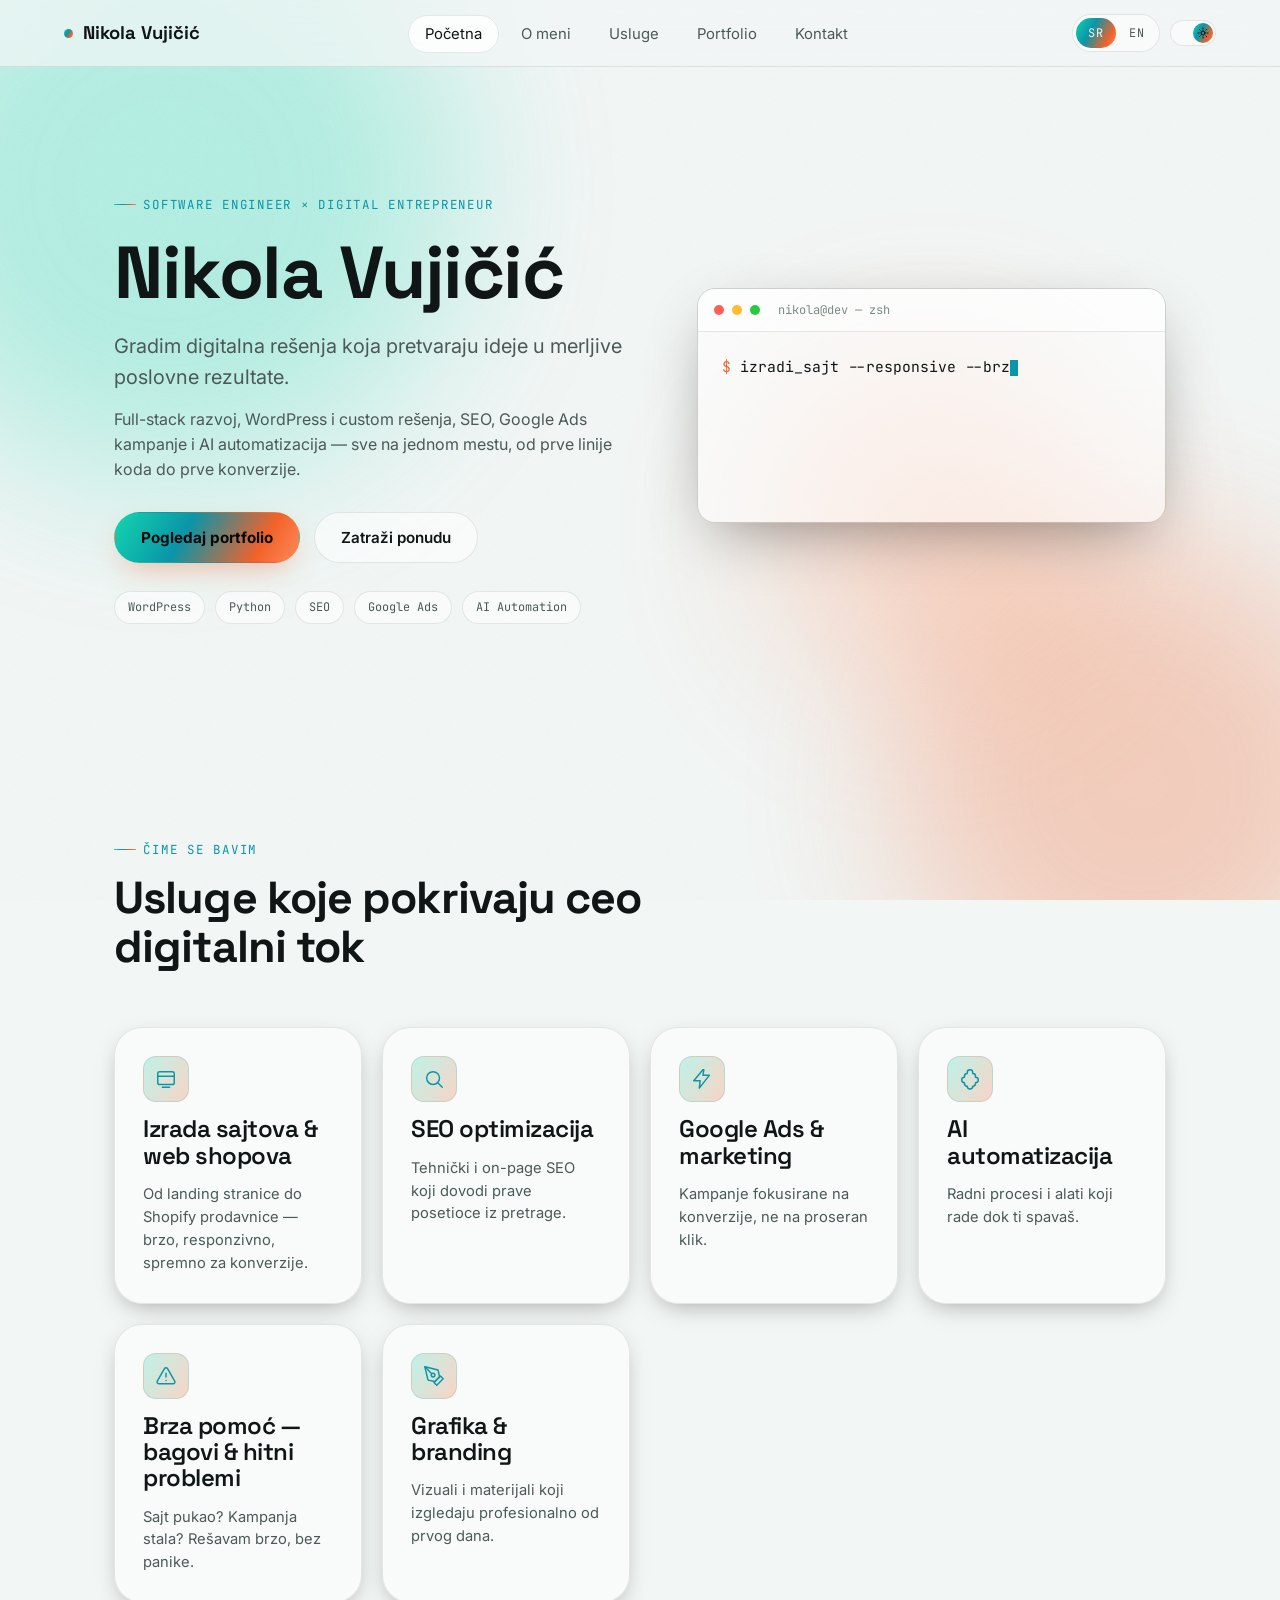
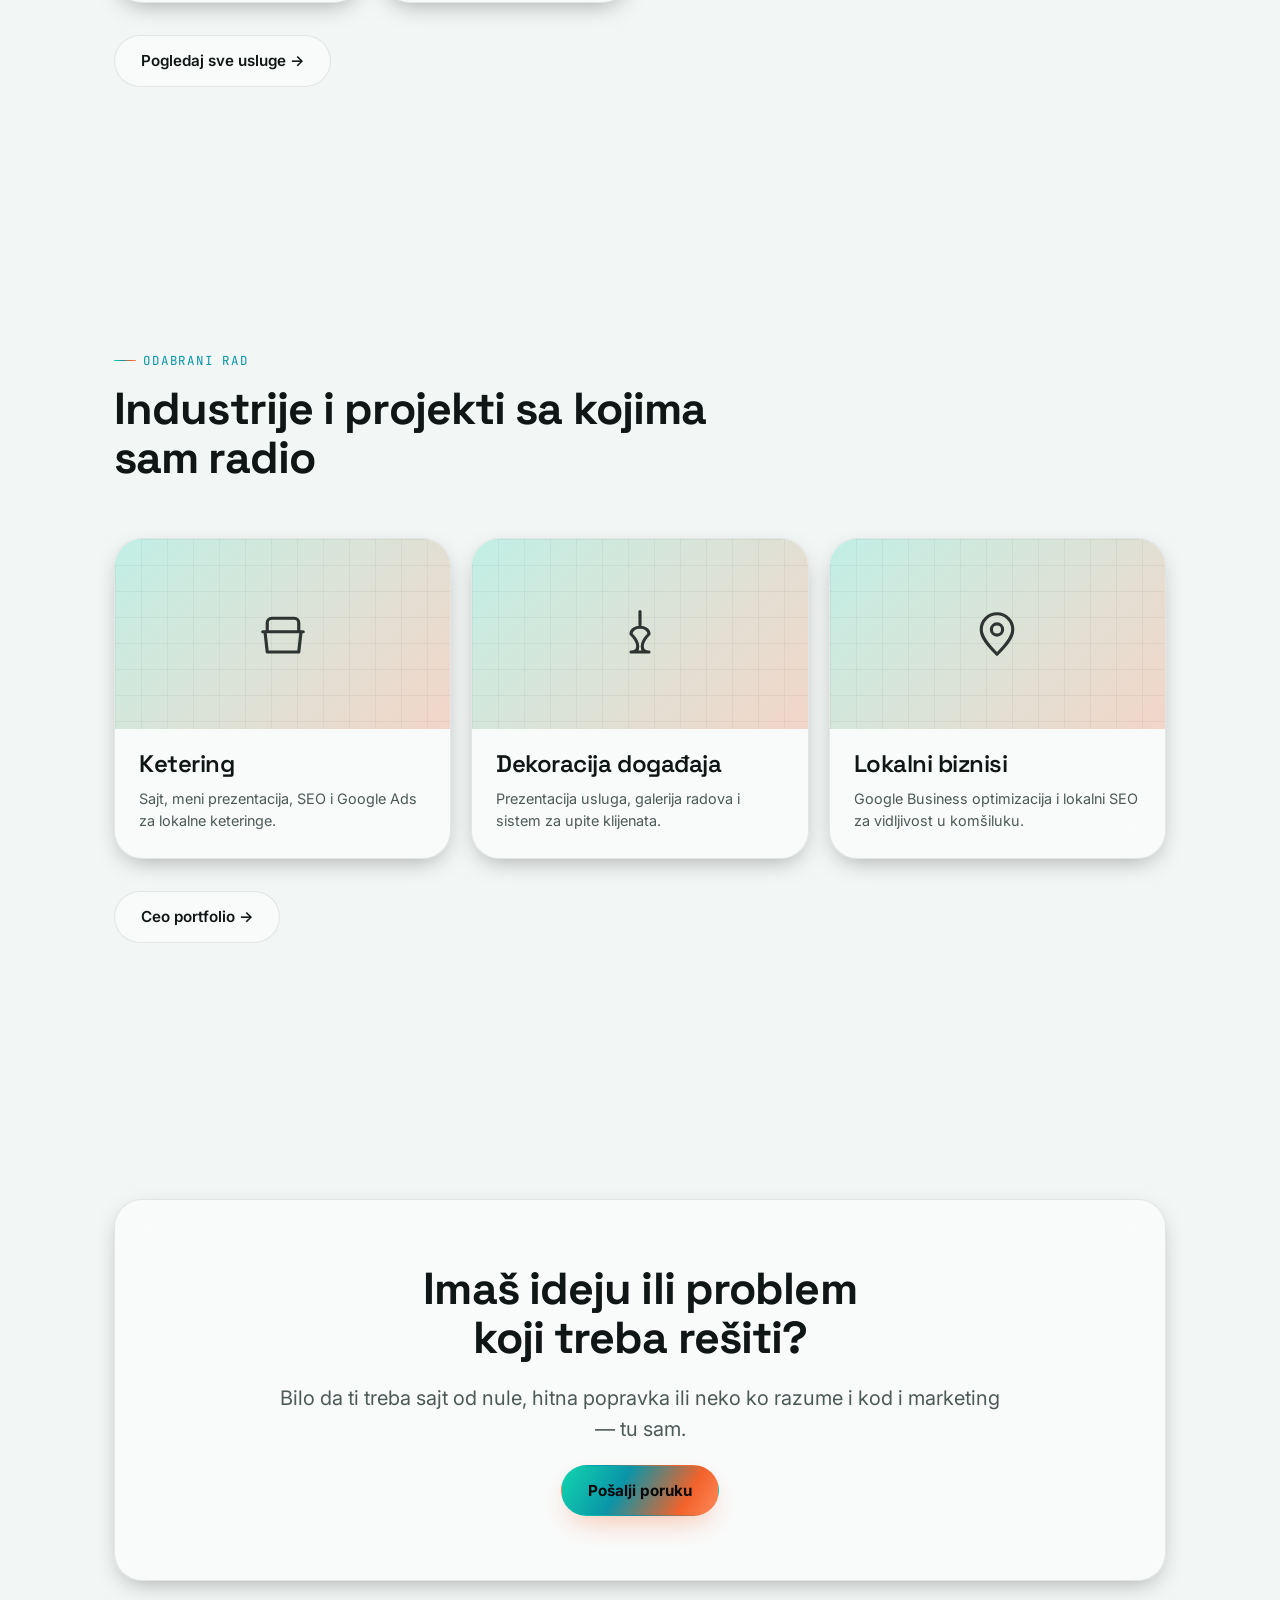
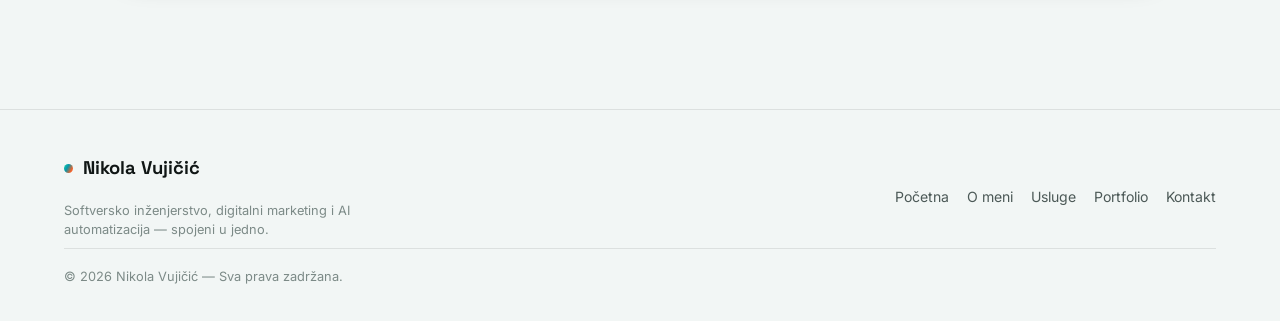
<file: index.html>
<!DOCTYPE html>
<html lang="sr">
<head>
<meta charset="UTF-8">
<meta name="viewport" content="width=device-width, initial-scale=1.0">
<title>Nikola Vujičić — Software Engineer &amp; Digital Entrepreneur</title>
<meta name="description" content="Web development, WordPress, SEO, Google Ads i AI automatizacija — sve na jednom mestu.">
<link rel="stylesheet" href="css/style.css">
</head>
<body data-page="home">

<div class="ambient"><div class="orb orb-a"></div><div class="orb orb-b"></div><div class="orb orb-c"></div><div class="grain"></div></div>

<header class="site-header">
  <a href="index.html" class="brand"><span class="dot"></span>Nikola Vujičić</a>

  <nav class="nav-desktop">
    <ul>
      <li><a href="index.html" data-i18n="nav.home">Početna</a></li>
      <li><a href="o-meni.html" data-i18n="nav.about">O meni</a></li>
      <li><a href="usluge.html" data-i18n="nav.services">Usluge</a></li>
      <li><a href="portfolio.html" data-i18n="nav.portfolio">Portfolio</a></li>
      <li><a href="kontakt.html" data-i18n="nav.contact">Kontakt</a></li>
    </ul>
  </nav>

  <div class="header-tools">
    <div class="lang-toggle" data-lang="sr" role="group" aria-label="Language toggle">
      <button type="button" data-lang-btn="sr" class="active">SR</button>
      <button type="button" data-lang-btn="en">EN</button>
      <span class="slider" aria-hidden="true"></span>
    </div>
    <button type="button" class="theme-toggle" role="switch" aria-checked="false" aria-label="Toggle dark / light mode">
      <span class="knob">
        <svg viewBox="0 0 24 24" fill="none" stroke-width="2" stroke-linecap="round" stroke-linejoin="round"><circle cx="12" cy="12" r="4"/><path d="M12 2v2M12 20v2M4.9 4.9l1.4 1.4M17.7 17.7l1.4 1.4M2 12h2M20 12h2M4.9 19.1l1.4-1.4M17.7 6.3l1.4-1.4"/></svg>
      </span>
    </button>
    <button type="button" class="menu-btn" aria-label="Meni"><span></span><span></span><span></span></button>
  </div>
</header>

<div class="mobile-drawer">
  <div class="backdrop"></div>
  <nav class="panel">
    <a href="index.html" data-i18n="nav.home">Početna</a>
    <a href="o-meni.html" data-i18n="nav.about">O meni</a>
    <a href="usluge.html" data-i18n="nav.services">Usluge</a>
    <a href="portfolio.html" data-i18n="nav.portfolio">Portfolio</a>
    <a href="kontakt.html" data-i18n="nav.contact">Kontakt</a>
  </nav>
</div>

<main>
  <!-- HERO -->
  <section class="section hero container">
    <div class="hero-grid">
      <div class="reveal in">
        <span class="eyebrow" data-i18n="home.eyebrow">SOFTWARE ENGINEER × DIGITAL ENTREPRENEUR</span>
        <h1 style="margin-top:18px">Nikola Vujičić</h1>
        <p class="lede" style="margin-top:18px" data-i18n="home.subtitle">Gradim digitalna rešenja koja pretvaraju ideje u merljive poslovne rezultate.</p>
        <p style="margin-top:14px; color:var(--text-muted); max-width:52ch" data-i18n="home.desc">Full-stack razvoj, WordPress i custom rešenja, SEO, Google Ads kampanje i AI automatizacija — sve na jednom mestu, od prve linije koda do prve konverzije.</p>
        <div class="hero-actions">
          <a href="portfolio.html" class="btn btn-primary" data-i18n="home.cta.primary">Pogledaj portfolio</a>
          <a href="kontakt.html" class="btn btn-ghost" data-i18n="home.cta.secondary">Zatraži ponudu</a>
        </div>
        <div class="hero-tags">
          <span class="tag">WordPress</span>
          <span class="tag">Python</span>
          <span class="tag">SEO</span>
          <span class="tag">Google Ads</span>
          <span class="tag">AI Automation</span>
        </div>
      </div>

      <div class="reveal reveal-delay-2">
        <div class="terminal">
          <div class="terminal-bar">
            <span class="tl-dot"></span><span class="tl-dot"></span><span class="tl-dot"></span>
            <span class="file mono">nikola@dev — zsh</span>
          </div>
          <div class="terminal-body" data-typewriter></div>
        </div>
      </div>
    </div>
  </section>

  <!-- SERVICES TEASER -->
  <section class="section container">
    <div class="section-head reveal">
      <span class="eyebrow" data-i18n="home.services.eyebrow">ČIME SE BAVIM</span>
      <h2 data-i18n="home.services.title">Usluge koje pokrivaju ceo digitalni tok</h2>
    </div>
    <div class="grid grid-3">
      <div class="card glass reveal">
        <div class="icon"><svg viewBox="0 0 24 24" fill="none" stroke-width="1.6" stroke-linecap="round" stroke-linejoin="round"><rect x="3" y="4" width="18" height="14" rx="2"/><path d="M3 9h18M8 21h8"/></svg></div>
        <h3 data-i18n="s.web.title">Izrada sajtova & web shopova</h3>
        <p data-i18n="s.web.desc" style="color:var(--text-muted); font-size:.92rem">Od landing stranice do Shopify prodavnice — brzo, responzivno, spremno za konverzije.</p>
      </div>
      <div class="card glass reveal reveal-delay-1">
        <div class="icon"><svg viewBox="0 0 24 24" fill="none" stroke-width="1.6" stroke-linecap="round" stroke-linejoin="round"><circle cx="11" cy="11" r="7"/><path d="M21 21l-4.3-4.3"/></svg></div>
        <h3 data-i18n="s.seo.title">SEO optimizacija</h3>
        <p data-i18n="s.seo.desc" style="color:var(--text-muted); font-size:.92rem">Tehnički i on-page SEO koji dovodi prave posetioce iz pretrage.</p>
      </div>
      <div class="card glass reveal reveal-delay-2">
        <div class="icon"><svg viewBox="0 0 24 24" fill="none" stroke-width="1.6" stroke-linecap="round" stroke-linejoin="round"><path d="M13 2 3 14h7l-1 8 11-14h-7l1-6z"/></svg></div>
        <h3 data-i18n="s.ads.title">Google Ads & marketing</h3>
        <p data-i18n="s.ads.desc" style="color:var(--text-muted); font-size:.92rem">Kampanje fokusirane na konverzije, ne na proseran klik.</p>
      </div>
      <div class="card glass reveal">
        <div class="icon"><svg viewBox="0 0 24 24" fill="none" stroke-width="1.6" stroke-linecap="round" stroke-linejoin="round"><path d="M12 2a3 3 0 0 1 3 3v1a3 3 0 0 1 3 3v1a3 3 0 0 1 0 6v1a3 3 0 0 1-3 3v0a3 3 0 0 1-6 0v0a3 3 0 0 1-3-3v-1a3 3 0 0 1 0-6V9a3 3 0 0 1 3-3V5a3 3 0 0 1 3-3Z"/></svg></div>
        <h3 data-i18n="s.ai.title">AI automatizacija</h3>
        <p data-i18n="s.ai.desc" style="color:var(--text-muted); font-size:.92rem">Radni procesi i alati koji rade dok ti spavaš.</p>
      </div>
      <div class="card glass reveal reveal-delay-1">
        <div class="icon"><svg viewBox="0 0 24 24" fill="none" stroke-width="1.6" stroke-linecap="round" stroke-linejoin="round"><path d="M12 9v4M12 17h.01"/><path d="M10.3 3.9 2.5 17.5A2 2 0 0 0 4.3 20.5h15.4a2 2 0 0 0 1.8-3L13.7 3.9a2 2 0 0 0-3.4 0Z"/></svg></div>
        <h3 data-i18n="s.fix.title">Brza pomoć — bagovi & hitni problemi</h3>
        <p data-i18n="s.fix.desc" style="color:var(--text-muted); font-size:.92rem">Sajt pukao? Kampanja stala? Rešavam brzo, bez panike.</p>
      </div>
      <div class="card glass reveal reveal-delay-2">
        <div class="icon"><svg viewBox="0 0 24 24" fill="none" stroke-width="1.6" stroke-linecap="round" stroke-linejoin="round"><path d="M12 19l7-7 3 3-7 7-3-3z"/><path d="M18 13l-1.5-7.5L2 2l3.5 14.5L13 18l5-5z"/><path d="M2 2l7.5 7.5"/><circle cx="11" cy="11" r="2"/></svg></div>
        <h3 data-i18n="s.gfx.title">Grafika & branding</h3>
        <p data-i18n="s.gfx.desc" style="color:var(--text-muted); font-size:.92rem">Vizuali i materijali koji izgledaju profesionalno od prvog dana.</p>
      </div>
    </div>
    <div style="margin-top:32px">
      <a href="usluge.html" class="btn btn-ghost" data-i18n="home.services.all">Pogledaj sve usluge →</a>
    </div>
  </section>

  <!-- WORK TEASER -->
  <section class="section container">
    <div class="section-head reveal">
      <span class="eyebrow" data-i18n="home.work.eyebrow">ODABRANI RAD</span>
      <h2 data-i18n="home.work.title">Industrije i projekti sa kojima sam radio</h2>
    </div>
    <div class="grid grid-3">
      <div class="project-card glass reveal">
        <div class="thumb"><svg class="glyph" viewBox="0 0 24 24" fill="none" stroke-width="1.4" stroke-linecap="round" stroke-linejoin="round"><path d="M3 11h18M5 11V7a2 2 0 0 1 2-2h10a2 2 0 0 1 2 2v4M4 11l1 9h14l1-9"/></svg></div>
        <div class="body"><h3 data-i18n="ind.catering">Ketering</h3><p style="color:var(--text-muted); font-size:.9rem" data-i18n="ind.catering.desc">Sajt, meni prezentacija, SEO i Google Ads za lokalne keteringe.</p></div>
      </div>
      <div class="project-card glass reveal reveal-delay-1">
        <div class="thumb"><svg class="glyph" viewBox="0 0 24 24" fill="none" stroke-width="1.4" stroke-linecap="round" stroke-linejoin="round"><path d="M12 2v6M8 12c0-4 8-4 8 0-4 4-4 8 0 8H8c4 0 4-4 0-8Z"/></svg></div>
        <div class="body"><h3 data-i18n="ind.events">Dekoracija događaja</h3><p style="color:var(--text-muted); font-size:.9rem" data-i18n="ind.events.desc">Prezentacija usluga, galerija radova i sistem za upite klijenata.</p></div>
      </div>
      <div class="project-card glass reveal reveal-delay-2">
        <div class="thumb"><svg class="glyph" viewBox="0 0 24 24" fill="none" stroke-width="1.4" stroke-linecap="round" stroke-linejoin="round"><path d="M12 21c4-4 7-7.5 7-11a7 7 0 1 0-14 0c0 3.5 3 7 7 11Z"/><circle cx="12" cy="10" r="2.5"/></svg></div>
        <div class="body"><h3 data-i18n="ind.local">Lokalni biznisi</h3><p style="color:var(--text-muted); font-size:.9rem" data-i18n="ind.local.desc">Google Business optimizacija i lokalni SEO za vidljivost u komšiluku.</p></div>
      </div>
    </div>
    <div style="margin-top:32px">
      <a href="portfolio.html" class="btn btn-ghost" data-i18n="home.work.all">Ceo portfolio →</a>
    </div>
  </section>

  <!-- CTA BAND -->
  <section class="section container">
    <div class="glass reveal" style="padding:clamp(32px,6vw,64px); text-align:center; display:flex; flex-direction:column; align-items:center; gap:20px;">
      <h2 data-i18n="home.cta2.title" style="max-width:16ch">Imaš ideju ili problem koji treba rešiti?</h2>
      <p class="lede" style="max-width:56ch" data-i18n="home.cta2.desc">Bilo da ti treba sajt od nule, hitna popravka ili neko ko razume i kod i marketing — tu sam.</p>
      <a href="kontakt.html" class="btn btn-primary" data-i18n="home.cta2.btn">Pošalji poruku</a>
    </div>
  </section>
</main>

<footer class="site-footer">
  <div class="footer-grid">
    <div>
      <a href="index.html" class="brand"><span class="dot"></span>Nikola Vujičić</a>
      <p class="footer-note" data-i18n="footer.tagline" style="max-width:40ch">Softversko inženjerstvo, digitalni marketing i AI automatizacija — spojeni u jedno.</p>
    </div>
    <nav class="footer-nav">
      <a href="index.html" data-i18n="nav.home">Početna</a>
      <a href="o-meni.html" data-i18n="nav.about">O meni</a>
      <a href="usluge.html" data-i18n="nav.services">Usluge</a>
      <a href="portfolio.html" data-i18n="nav.portfolio">Portfolio</a>
      <a href="kontakt.html" data-i18n="nav.contact">Kontakt</a>
    </nav>
  </div>
  <hr class="divider">
  <p class="footer-note">© <span id="year"></span> Nikola Vujičić — <span data-i18n="footer.rights">Sva prava zadržana.</span></p>
</footer>

<script src="js/script.js"></script>
<script>document.getElementById('year').textContent = new Date().getFullYear();</script>
</body>
</html>
</file>
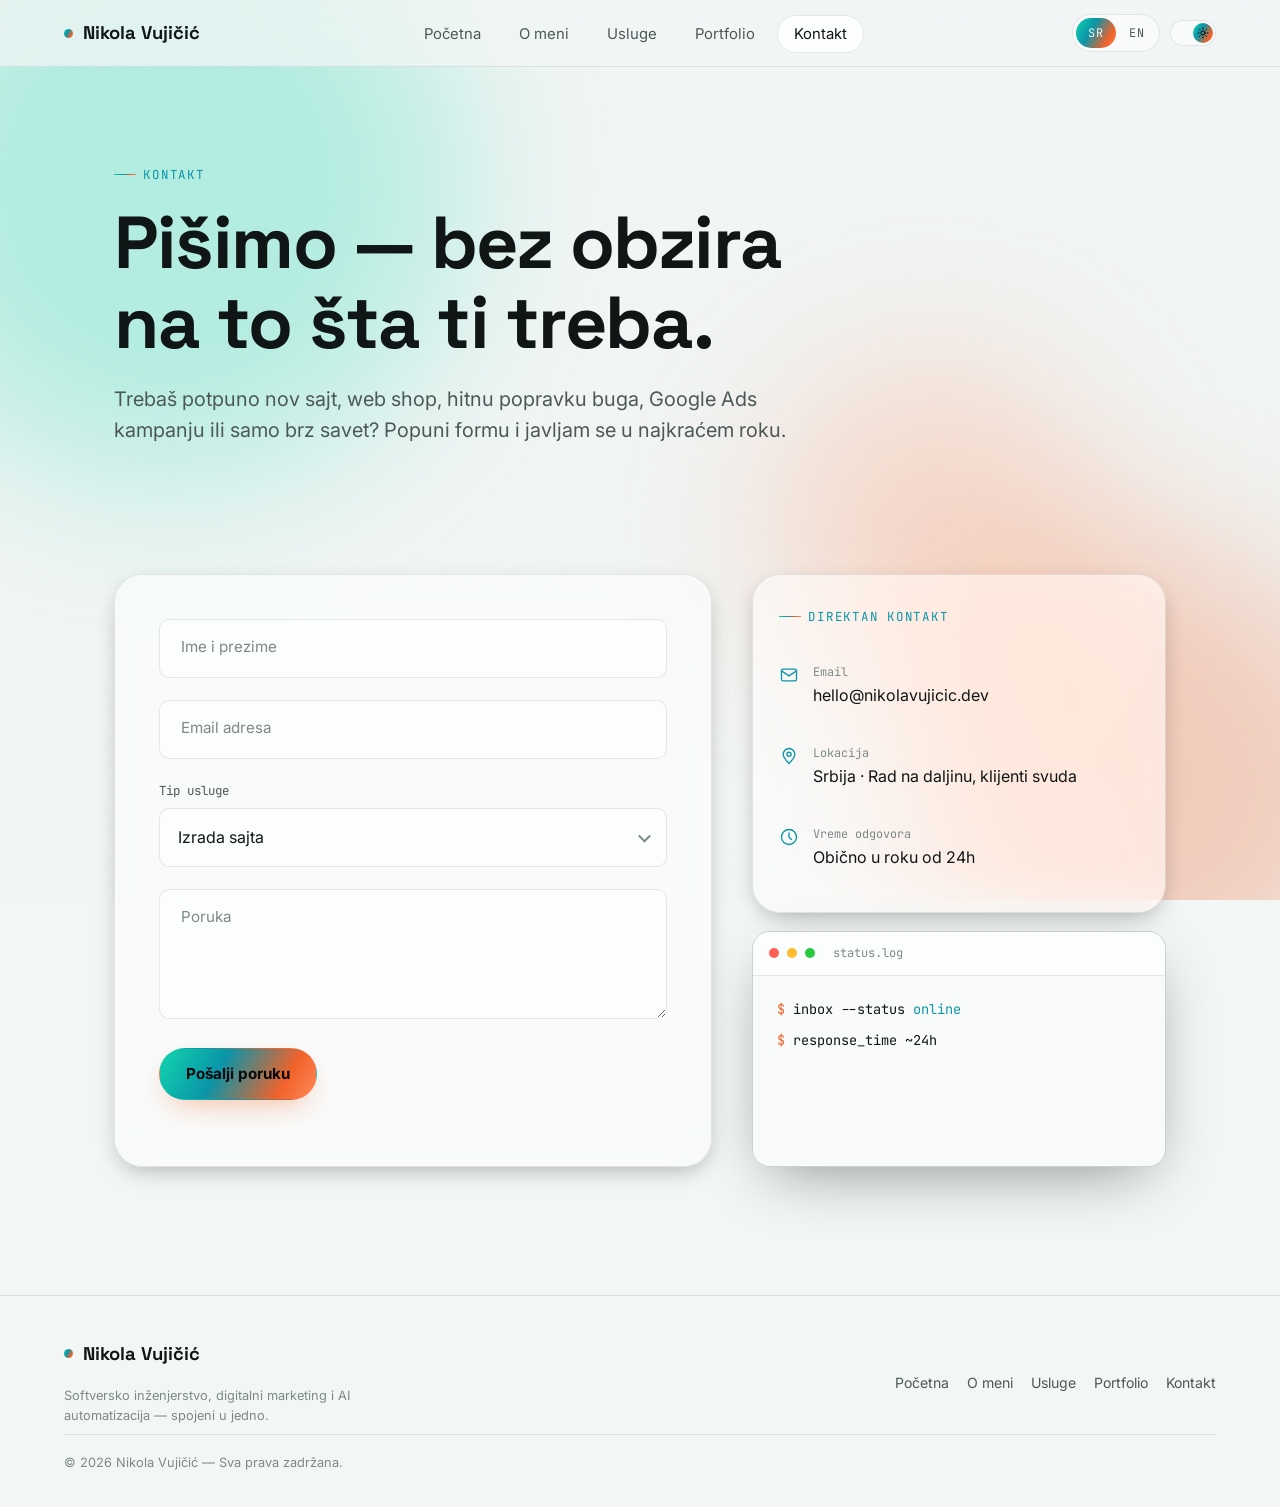
<file: kontakt.html>
<!DOCTYPE html>
<html lang="sr">
<head>
<meta charset="UTF-8">
<meta name="viewport" content="width=device-width, initial-scale=1.0">
<title>Kontakt — Nikola Vujičić</title>
<meta name="description" content="Kontaktiraj me za izradu sajta, web shop, SEO, Google Ads, AI automatizaciju ili hitnu tehničku pomoć.">
<link rel="stylesheet" href="css/style.css">
</head>
<body data-page="contact">

<div class="ambient"><div class="orb orb-a"></div><div class="orb orb-b"></div><div class="orb orb-c"></div><div class="grain"></div></div>

<header class="site-header">
  <a href="index.html" class="brand"><span class="dot"></span>Nikola Vujičić</a>
  <nav class="nav-desktop">
    <ul>
      <li><a href="index.html" data-i18n="nav.home">Početna</a></li>
      <li><a href="o-meni.html" data-i18n="nav.about">O meni</a></li>
      <li><a href="usluge.html" data-i18n="nav.services">Usluge</a></li>
      <li><a href="portfolio.html" data-i18n="nav.portfolio">Portfolio</a></li>
      <li><a href="kontakt.html" data-i18n="nav.contact">Kontakt</a></li>
    </ul>
  </nav>
  <div class="header-tools">
    <div class="lang-toggle" data-lang="sr" role="group" aria-label="Language toggle">
      <button type="button" data-lang-btn="sr" class="active">SR</button>
      <button type="button" data-lang-btn="en">EN</button>
      <span class="slider" aria-hidden="true"></span>
    </div>
    <button type="button" class="theme-toggle" role="switch" aria-checked="false" aria-label="Toggle dark / light mode">
      <span class="knob">
        <svg viewBox="0 0 24 24" fill="none" stroke-width="2" stroke-linecap="round" stroke-linejoin="round"><circle cx="12" cy="12" r="4"/><path d="M12 2v2M12 20v2M4.9 4.9l1.4 1.4M17.7 17.7l1.4 1.4M2 12h2M20 12h2M4.9 19.1l1.4-1.4M17.7 6.3l1.4-1.4"/></svg>
      </span>
    </button>
    <button type="button" class="menu-btn" aria-label="Meni"><span></span><span></span><span></span></button>
  </div>
</header>

<div class="mobile-drawer">
  <div class="backdrop"></div>
  <nav class="panel">
    <a href="index.html" data-i18n="nav.home">Početna</a>
    <a href="o-meni.html" data-i18n="nav.about">O meni</a>
    <a href="usluge.html" data-i18n="nav.services">Usluge</a>
    <a href="portfolio.html" data-i18n="nav.portfolio">Portfolio</a>
    <a href="kontakt.html" data-i18n="nav.contact">Kontakt</a>
  </nav>
</div>

<main>
  <section class="section container" style="padding-top:clamp(50px,8vw,90px)">
    <div class="reveal in" style="max-width:700px">
      <span class="eyebrow" data-i18n="contact.eyebrow">KONTAKT</span>
      <h1 style="margin-top:18px" data-i18n="contact.title">Pišimo — bez obzira na to šta ti treba.</h1>
      <p class="lede" style="margin-top:20px" data-i18n="contact.desc">Trebaš potpuno nov sajt, web shop, hitnu popravku buga, Google Ads kampanju ili samo brz savet? Popuni formu i javljam se u najkraćem roku.</p>
    </div>
  </section>

  <section class="section container" style="padding-top:0">
    <div class="contact-layout">
      <div class="contact-form glass reveal">
        <form data-endpoint="https://formspree.io/f/REPLACE_WITH_YOUR_ID">
          <div class="field">
            <input type="text" name="name" id="f-name" required placeholder=" ">
            <label for="f-name" data-i18n="contact.field.name">Ime i prezime</label>
          </div>
          <div class="field">
            <input type="email" name="email" id="f-email" required placeholder=" ">
            <label for="f-email" data-i18n="contact.field.email">Email adresa</label>
          </div>
          <div class="field">
            <span class="select-label" data-i18n="contact.field.service">Tip usluge</span>
            <div class="select-wrap">
              <select name="service" id="f-service">
                <option value="web" data-i18n="opt.web">Izrada sajta</option>
                <option value="shop" data-i18n="opt.shop">Web shop / Shopify</option>
                <option value="seo" data-i18n="opt.seo">SEO optimizacija</option>
                <option value="ads" data-i18n="opt.ads">Google Ads kampanja</option>
                <option value="ai" data-i18n="opt.ai">AI automatizacija</option>
                <option value="fix" data-i18n="opt.fix">Hitna pomoć — bag/greška</option>
                <option value="maint" data-i18n="opt.maint">Održavanje sajta</option>
                <option value="other" data-i18n="opt.other">Nešto drugo</option>
              </select>
            </div>
          </div>
          <div class="field">
            <textarea name="message" id="f-message" required placeholder=" "></textarea>
            <label for="f-message" data-i18n="contact.field.message">Poruka</label>
          </div>
          <button type="submit" class="btn btn-primary" data-i18n="contact.submit">Pošalji poruku</button>
          <div class="form-status" role="status"></div>
        </form>
      </div>

      <div class="contact-side">
        <div class="glass reveal reveal-delay-1" style="padding:24px 26px">
          <span class="eyebrow" data-i18n="contact.info.title">Direktan kontakt</span>
          <div class="info-row" style="padding-left:0; margin-top:18px">
            <svg viewBox="0 0 24 24" fill="none" stroke-width="1.6" stroke-linecap="round" stroke-linejoin="round"><rect x="3" y="5" width="18" height="14" rx="2"/><path d="m3 7 9 6 9-6"/></svg>
            <div>
              <div class="mono" style="font-size:.74rem; color:var(--text-faint)" data-i18n="contact.info.email.label">Email</div>
              <div style="margin-top:2px">hello@nikolavujicic.dev</div>
            </div>
          </div>
          <div class="info-row" style="padding-left:0">
            <svg viewBox="0 0 24 24" fill="none" stroke-width="1.6" stroke-linecap="round" stroke-linejoin="round"><path d="M12 21c4-4 7-7.5 7-11a7 7 0 1 0-14 0c0 3.5 3 7 7 11Z"/><circle cx="12" cy="10" r="2.5"/></svg>
            <div>
              <div class="mono" style="font-size:.74rem; color:var(--text-faint)" data-i18n="contact.info.location.label">Lokacija</div>
              <div style="margin-top:2px" data-i18n="contact.info.location.value">Srbija · Rad na daljinu, klijenti svuda</div>
            </div>
          </div>
          <div class="info-row" style="padding-left:0">
            <svg viewBox="0 0 24 24" fill="none" stroke-width="1.6" stroke-linecap="round" stroke-linejoin="round"><circle cx="12" cy="12" r="9"/><path d="M12 7v5l3 3"/></svg>
            <div>
              <div class="mono" style="font-size:.74rem; color:var(--text-faint)" data-i18n="contact.info.response.label">Vreme odgovora</div>
              <div style="margin-top:2px" data-i18n="contact.info.response.value">Obično u roku od 24h</div>
            </div>
          </div>
        </div>

        <div class="terminal reveal reveal-delay-2">
          <div class="terminal-bar">
            <span class="tl-dot"></span><span class="tl-dot"></span><span class="tl-dot"></span>
            <span class="file mono">status.log</span>
          </div>
          <div class="terminal-body mono" style="font-size:.85rem">
            <div class="prompt type-line">inbox --status <span class="out">online</span></div>
            <div class="prompt type-line" style="margin-top:8px">response_time ~24h</div>
          </div>
        </div>
      </div>
    </div>
  </section>
</main>

<footer class="site-footer">
  <div class="footer-grid">
    <div>
      <a href="index.html" class="brand"><span class="dot"></span>Nikola Vujičić</a>
      <p class="footer-note" data-i18n="footer.tagline" style="max-width:40ch">Softversko inženjerstvo, digitalni marketing i AI automatizacija — spojeni u jedno.</p>
    </div>
    <nav class="footer-nav">
      <a href="index.html" data-i18n="nav.home">Početna</a>
      <a href="o-meni.html" data-i18n="nav.about">O meni</a>
      <a href="usluge.html" data-i18n="nav.services">Usluge</a>
      <a href="portfolio.html" data-i18n="nav.portfolio">Portfolio</a>
      <a href="kontakt.html" data-i18n="nav.contact">Kontakt</a>
    </nav>
  </div>
  <hr class="divider">
  <p class="footer-note">© <span id="year"></span> Nikola Vujičić — <span data-i18n="footer.rights">Sva prava zadržana.</span></p>
</footer>

<script src="js/script.js"></script>
<script>document.getElementById('year').textContent = new Date().getFullYear();</script>
</body>
</html>
</file>
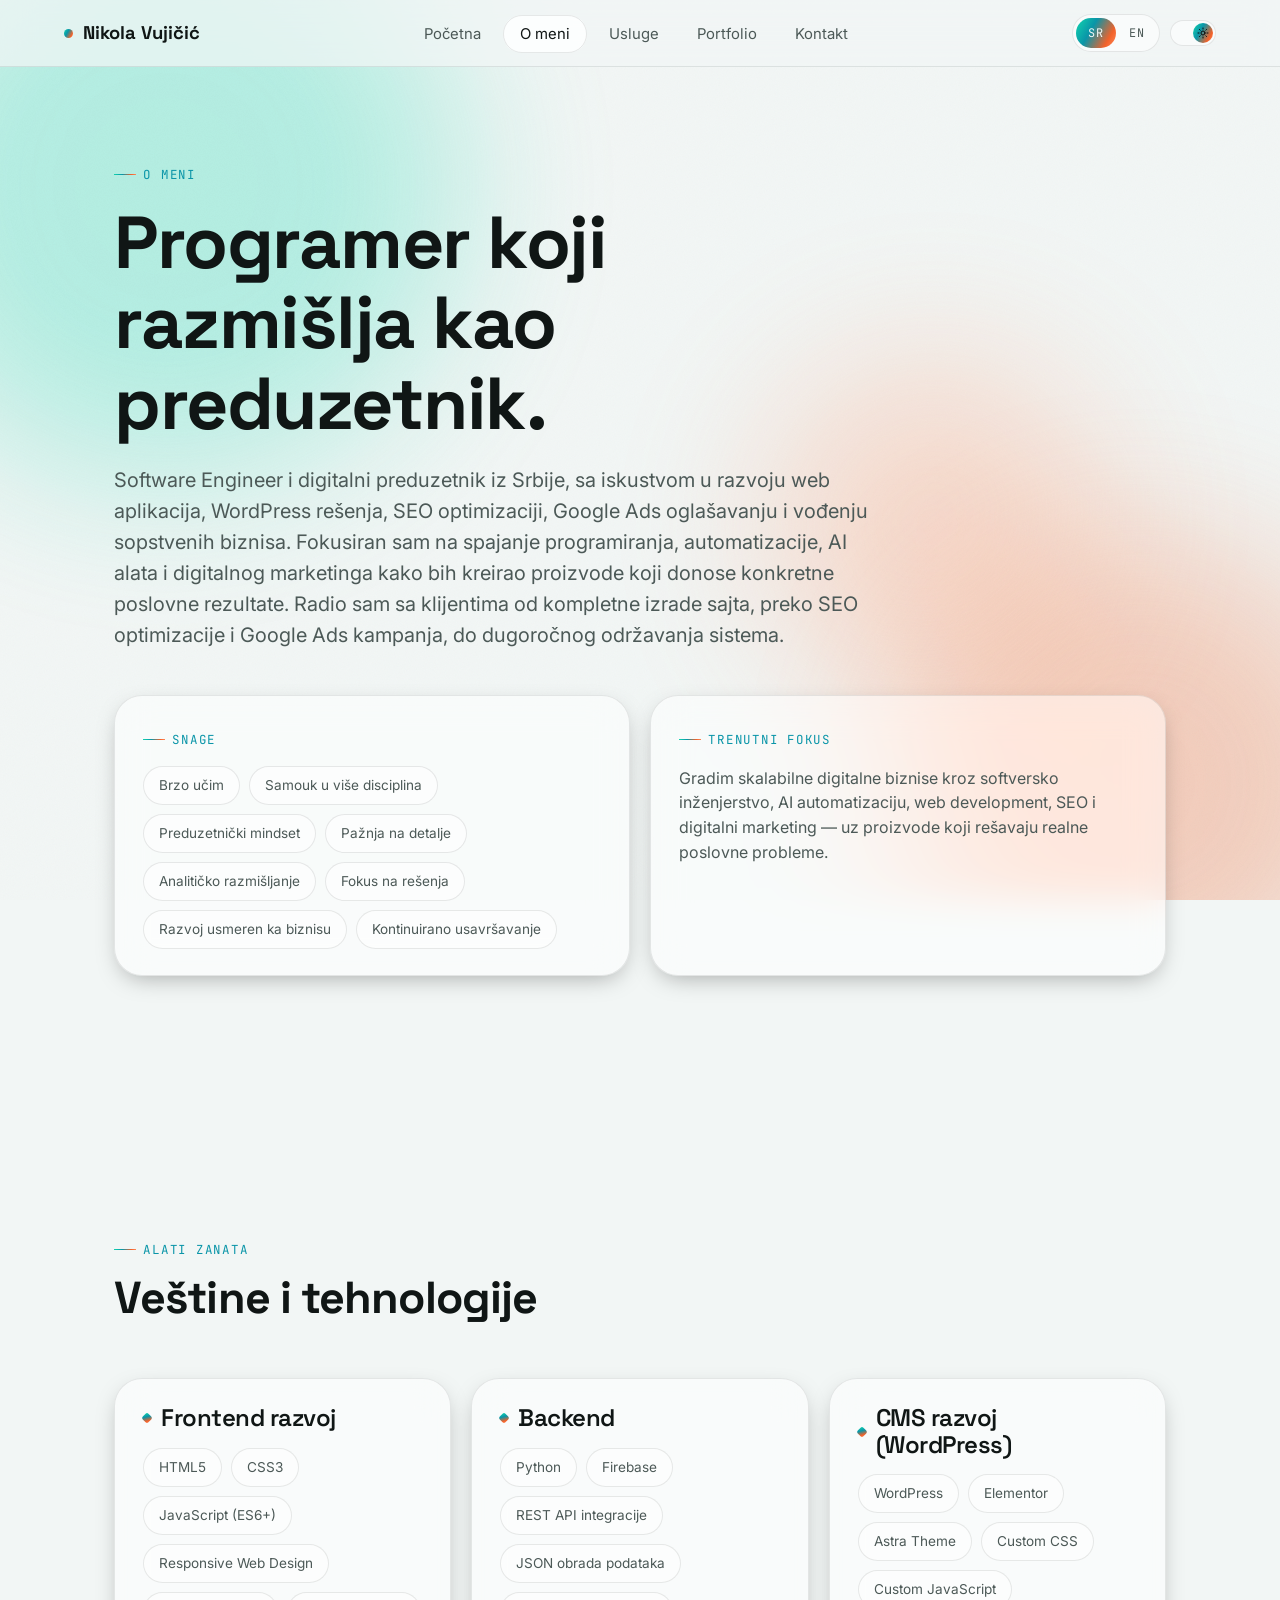
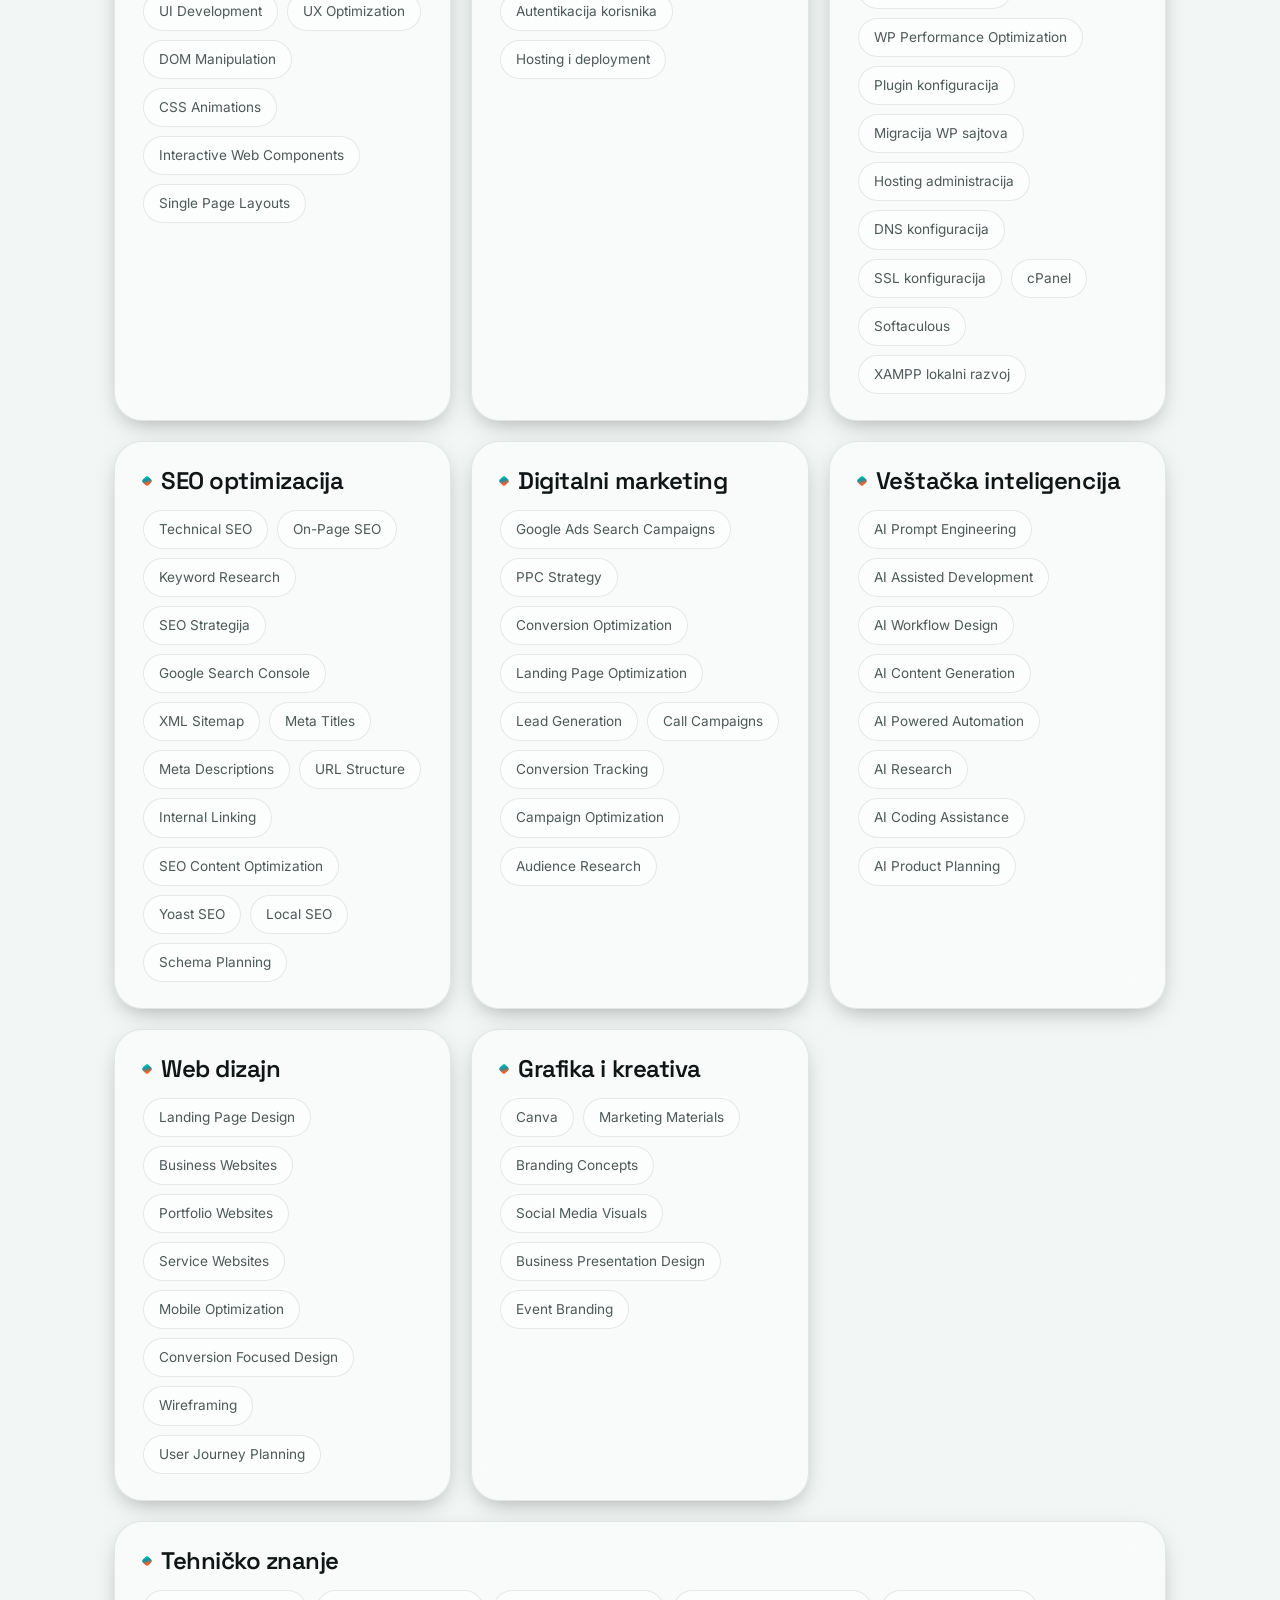
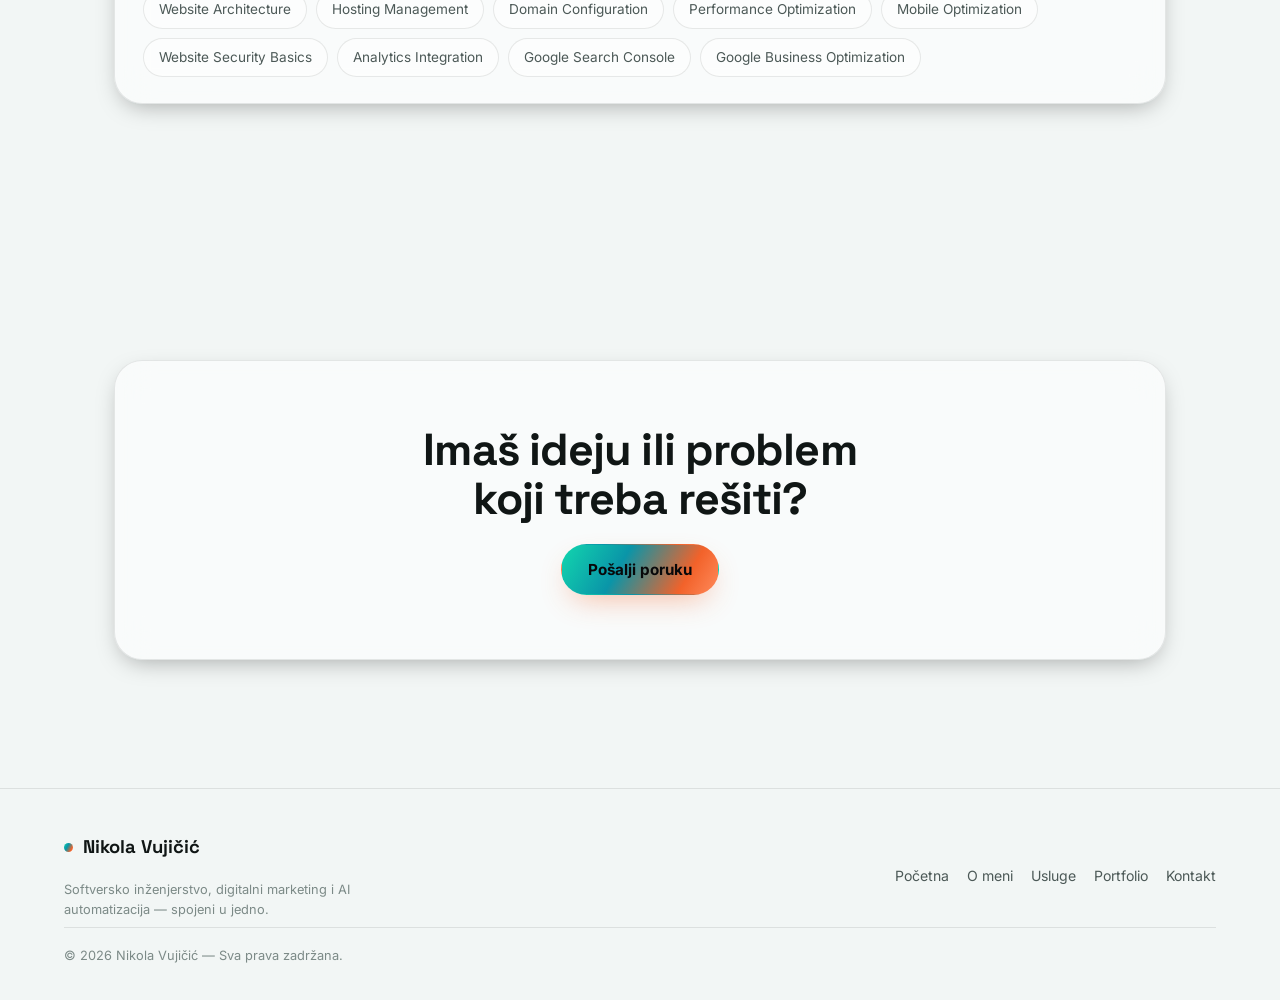
<file: o-meni.html>
<!DOCTYPE html>
<html lang="sr">
<head>
<meta charset="UTF-8">
<meta name="viewport" content="width=device-width, initial-scale=1.0">
<title>O meni — Nikola Vujičić</title>
<meta name="description" content="Veštine, tehnologije i profesionalno iskustvo — software engineering, SEO, Google Ads i AI automatizacija.">
<link rel="stylesheet" href="css/style.css">
</head>
<body data-page="about">

<div class="ambient"><div class="orb orb-a"></div><div class="orb orb-b"></div><div class="orb orb-c"></div><div class="grain"></div></div>

<header class="site-header">
  <a href="index.html" class="brand"><span class="dot"></span>Nikola Vujičić</a>
  <nav class="nav-desktop">
    <ul>
      <li><a href="index.html" data-i18n="nav.home">Početna</a></li>
      <li><a href="o-meni.html" data-i18n="nav.about">O meni</a></li>
      <li><a href="usluge.html" data-i18n="nav.services">Usluge</a></li>
      <li><a href="portfolio.html" data-i18n="nav.portfolio">Portfolio</a></li>
      <li><a href="kontakt.html" data-i18n="nav.contact">Kontakt</a></li>
    </ul>
  </nav>
  <div class="header-tools">
    <div class="lang-toggle" data-lang="sr" role="group" aria-label="Language toggle">
      <button type="button" data-lang-btn="sr" class="active">SR</button>
      <button type="button" data-lang-btn="en">EN</button>
      <span class="slider" aria-hidden="true"></span>
    </div>
    <button type="button" class="theme-toggle" role="switch" aria-checked="false" aria-label="Toggle dark / light mode">
      <span class="knob">
        <svg viewBox="0 0 24 24" fill="none" stroke-width="2" stroke-linecap="round" stroke-linejoin="round"><circle cx="12" cy="12" r="4"/><path d="M12 2v2M12 20v2M4.9 4.9l1.4 1.4M17.7 17.7l1.4 1.4M2 12h2M20 12h2M4.9 19.1l1.4-1.4M17.7 6.3l1.4-1.4"/></svg>
      </span>
    </button>
    <button type="button" class="menu-btn" aria-label="Meni"><span></span><span></span><span></span></button>
  </div>
</header>

<div class="mobile-drawer">
  <div class="backdrop"></div>
  <nav class="panel">
    <a href="index.html" data-i18n="nav.home">Početna</a>
    <a href="o-meni.html" data-i18n="nav.about">O meni</a>
    <a href="usluge.html" data-i18n="nav.services">Usluge</a>
    <a href="portfolio.html" data-i18n="nav.portfolio">Portfolio</a>
    <a href="kontakt.html" data-i18n="nav.contact">Kontakt</a>
  </nav>
</div>

<main>
  <section class="section container" style="padding-top:clamp(50px,8vw,90px)">
    <div class="hero-grid" style="grid-template-columns:1fr">
      <div class="reveal in" style="max-width:760px">
        <span class="eyebrow" data-i18n="about.eyebrow">O MENI</span>
        <h1 style="margin-top:18px" data-i18n="about.title">Programer koji razmišlja kao preduzetnik.</h1>
        <p class="lede" style="margin-top:20px" data-i18n="about.bio">Software Engineer i digitalni preduzetnik iz Srbije...</p>
      </div>
    </div>

    <div class="grid grid-2" style="margin-top:44px">
      <div class="glass reveal" style="padding:26px 28px">
        <span class="eyebrow" data-i18n="about.strengths.title">Snage</span>
        <div class="chip-group" style="margin-top:16px">
          <span class="chip" data-i18n="str.1">Brzo učim</span>
          <span class="chip" data-i18n="str.2">Samouk u više disciplina</span>
          <span class="chip" data-i18n="str.3">Preduzetnički mindset</span>
          <span class="chip" data-i18n="str.4">Pažnja na detalje</span>
          <span class="chip" data-i18n="str.5">Analitičko razmišljanje</span>
          <span class="chip" data-i18n="str.6">Fokus na rešenja</span>
          <span class="chip" data-i18n="str.7">Razvoj usmeren ka biznisu</span>
          <span class="chip" data-i18n="str.8">Kontinuirano usavršavanje</span>
        </div>
      </div>
      <div class="glass reveal reveal-delay-1" style="padding:26px 28px">
        <span class="eyebrow" data-i18n="about.focus.eyebrow">TRENUTNI FOKUS</span>
        <p style="margin-top:16px; color:var(--text-muted)" data-i18n="about.focus.text">Gradim skalabilne digitalne biznise...</p>
      </div>
    </div>
  </section>

  <section class="section container">
    <div class="section-head reveal">
      <span class="eyebrow" data-i18n="about.skills.eyebrow">ALATI ZANATA</span>
      <h2 data-i18n="about.skills.title">Veštine i tehnologije</h2>
    </div>

    <div class="grid grid-2">
      <div class="skill-block glass reveal">
        <h3 data-i18n="cat.frontend">Frontend razvoj</h3>
        <div class="chip-group">
          <span class="chip">HTML5</span><span class="chip">CSS3</span><span class="chip">JavaScript (ES6+)</span>
          <span class="chip">Responsive Web Design</span><span class="chip">UI Development</span><span class="chip">UX Optimization</span>
          <span class="chip">DOM Manipulation</span><span class="chip">CSS Animations</span><span class="chip">Interactive Web Components</span>
          <span class="chip">Single Page Layouts</span>
        </div>
      </div>

      <div class="skill-block glass reveal reveal-delay-1">
        <h3 data-i18n="cat.backend">Backend</h3>
        <div class="chip-group">
          <span class="chip">Python</span><span class="chip">Firebase</span><span class="chip">REST API integracije</span>
          <span class="chip">JSON obrada podataka</span><span class="chip">Autentikacija korisnika</span><span class="chip">Hosting i deployment</span>
        </div>
      </div>

      <div class="skill-block glass reveal">
        <h3 data-i18n="cat.cms">CMS razvoj (WordPress)</h3>
        <div class="chip-group">
          <span class="chip">WordPress</span><span class="chip">Elementor</span><span class="chip">Astra Theme</span>
          <span class="chip">Custom CSS</span><span class="chip">Custom JavaScript</span><span class="chip">WP Performance Optimization</span>
          <span class="chip">Plugin konfiguracija</span><span class="chip">Migracija WP sajtova</span><span class="chip">Hosting administracija</span>
          <span class="chip">DNS konfiguracija</span><span class="chip">SSL konfiguracija</span><span class="chip">cPanel</span>
          <span class="chip">Softaculous</span><span class="chip">XAMPP lokalni razvoj</span>
        </div>
      </div>

      <div class="skill-block glass reveal reveal-delay-1">
        <h3 data-i18n="cat.seo">SEO optimizacija</h3>
        <div class="chip-group">
          <span class="chip">Technical SEO</span><span class="chip">On-Page SEO</span><span class="chip">Keyword Research</span>
          <span class="chip">SEO Strategija</span><span class="chip">Google Search Console</span><span class="chip">XML Sitemap</span>
          <span class="chip">Meta Titles</span><span class="chip">Meta Descriptions</span><span class="chip">URL Structure</span>
          <span class="chip">Internal Linking</span><span class="chip">SEO Content Optimization</span><span class="chip">Yoast SEO</span>
          <span class="chip">Local SEO</span><span class="chip">Schema Planning</span>
        </div>
      </div>

      <div class="skill-block glass reveal">
        <h3 data-i18n="cat.marketing">Digitalni marketing</h3>
        <div class="chip-group">
          <span class="chip">Google Ads Search Campaigns</span><span class="chip">PPC Strategy</span><span class="chip">Conversion Optimization</span>
          <span class="chip">Landing Page Optimization</span><span class="chip">Lead Generation</span><span class="chip">Call Campaigns</span>
          <span class="chip">Conversion Tracking</span><span class="chip">Campaign Optimization</span><span class="chip">Audience Research</span>
        </div>
      </div>

      <div class="skill-block glass reveal reveal-delay-1">
        <h3 data-i18n="cat.ai">Veštačka inteligencija</h3>
        <div class="chip-group">
          <span class="chip">AI Prompt Engineering</span><span class="chip">AI Assisted Development</span><span class="chip">AI Workflow Design</span>
          <span class="chip">AI Content Generation</span><span class="chip">AI Powered Automation</span><span class="chip">AI Research</span>
          <span class="chip">AI Coding Assistance</span><span class="chip">AI Product Planning</span>
        </div>
      </div>

      <div class="skill-block glass reveal">
        <h3 data-i18n="cat.design">Web dizajn</h3>
        <div class="chip-group">
          <span class="chip">Landing Page Design</span><span class="chip">Business Websites</span><span class="chip">Portfolio Websites</span>
          <span class="chip">Service Websites</span><span class="chip">Mobile Optimization</span><span class="chip">Conversion Focused Design</span>
          <span class="chip">Wireframing</span><span class="chip">User Journey Planning</span>
        </div>
      </div>

      <div class="skill-block glass reveal reveal-delay-1">
        <h3 data-i18n="cat.graphic">Grafika i kreativa</h3>
        <div class="chip-group">
          <span class="chip">Canva</span><span class="chip">Marketing Materials</span><span class="chip">Branding Concepts</span>
          <span class="chip">Social Media Visuals</span><span class="chip">Business Presentation Design</span><span class="chip">Event Branding</span>
        </div>
      </div>

      <div class="skill-block glass reveal" style="grid-column:1/-1">
        <h3 data-i18n="cat.technical">Tehničko znanje</h3>
        <div class="chip-group">
          <span class="chip">Website Architecture</span><span class="chip">Hosting Management</span><span class="chip">Domain Configuration</span>
          <span class="chip">Performance Optimization</span><span class="chip">Mobile Optimization</span><span class="chip">Website Security Basics</span>
          <span class="chip">Analytics Integration</span><span class="chip">Google Search Console</span><span class="chip">Google Business Optimization</span>
        </div>
      </div>
    </div>
  </section>

  <section class="section container">
    <div class="glass reveal" style="padding:clamp(32px,6vw,64px); text-align:center; display:flex; flex-direction:column; align-items:center; gap:20px;">
      <h2 data-i18n="home.cta2.title" style="max-width:16ch">Imaš ideju ili problem koji treba rešiti?</h2>
      <a href="kontakt.html" class="btn btn-primary" data-i18n="home.cta2.btn">Pošalji poruku</a>
    </div>
  </section>
</main>

<footer class="site-footer">
  <div class="footer-grid">
    <div>
      <a href="index.html" class="brand"><span class="dot"></span>Nikola Vujičić</a>
      <p class="footer-note" data-i18n="footer.tagline" style="max-width:40ch">Softversko inženjerstvo, digitalni marketing i AI automatizacija — spojeni u jedno.</p>
    </div>
    <nav class="footer-nav">
      <a href="index.html" data-i18n="nav.home">Početna</a>
      <a href="o-meni.html" data-i18n="nav.about">O meni</a>
      <a href="usluge.html" data-i18n="nav.services">Usluge</a>
      <a href="portfolio.html" data-i18n="nav.portfolio">Portfolio</a>
      <a href="kontakt.html" data-i18n="nav.contact">Kontakt</a>
    </nav>
  </div>
  <hr class="divider">
  <p class="footer-note">© <span id="year"></span> Nikola Vujičić — <span data-i18n="footer.rights">Sva prava zadržana.</span></p>
</footer>

<script src="js/script.js"></script>
<script>document.getElementById('year').textContent = new Date().getFullYear();</script>
</body>
</html>
</file>
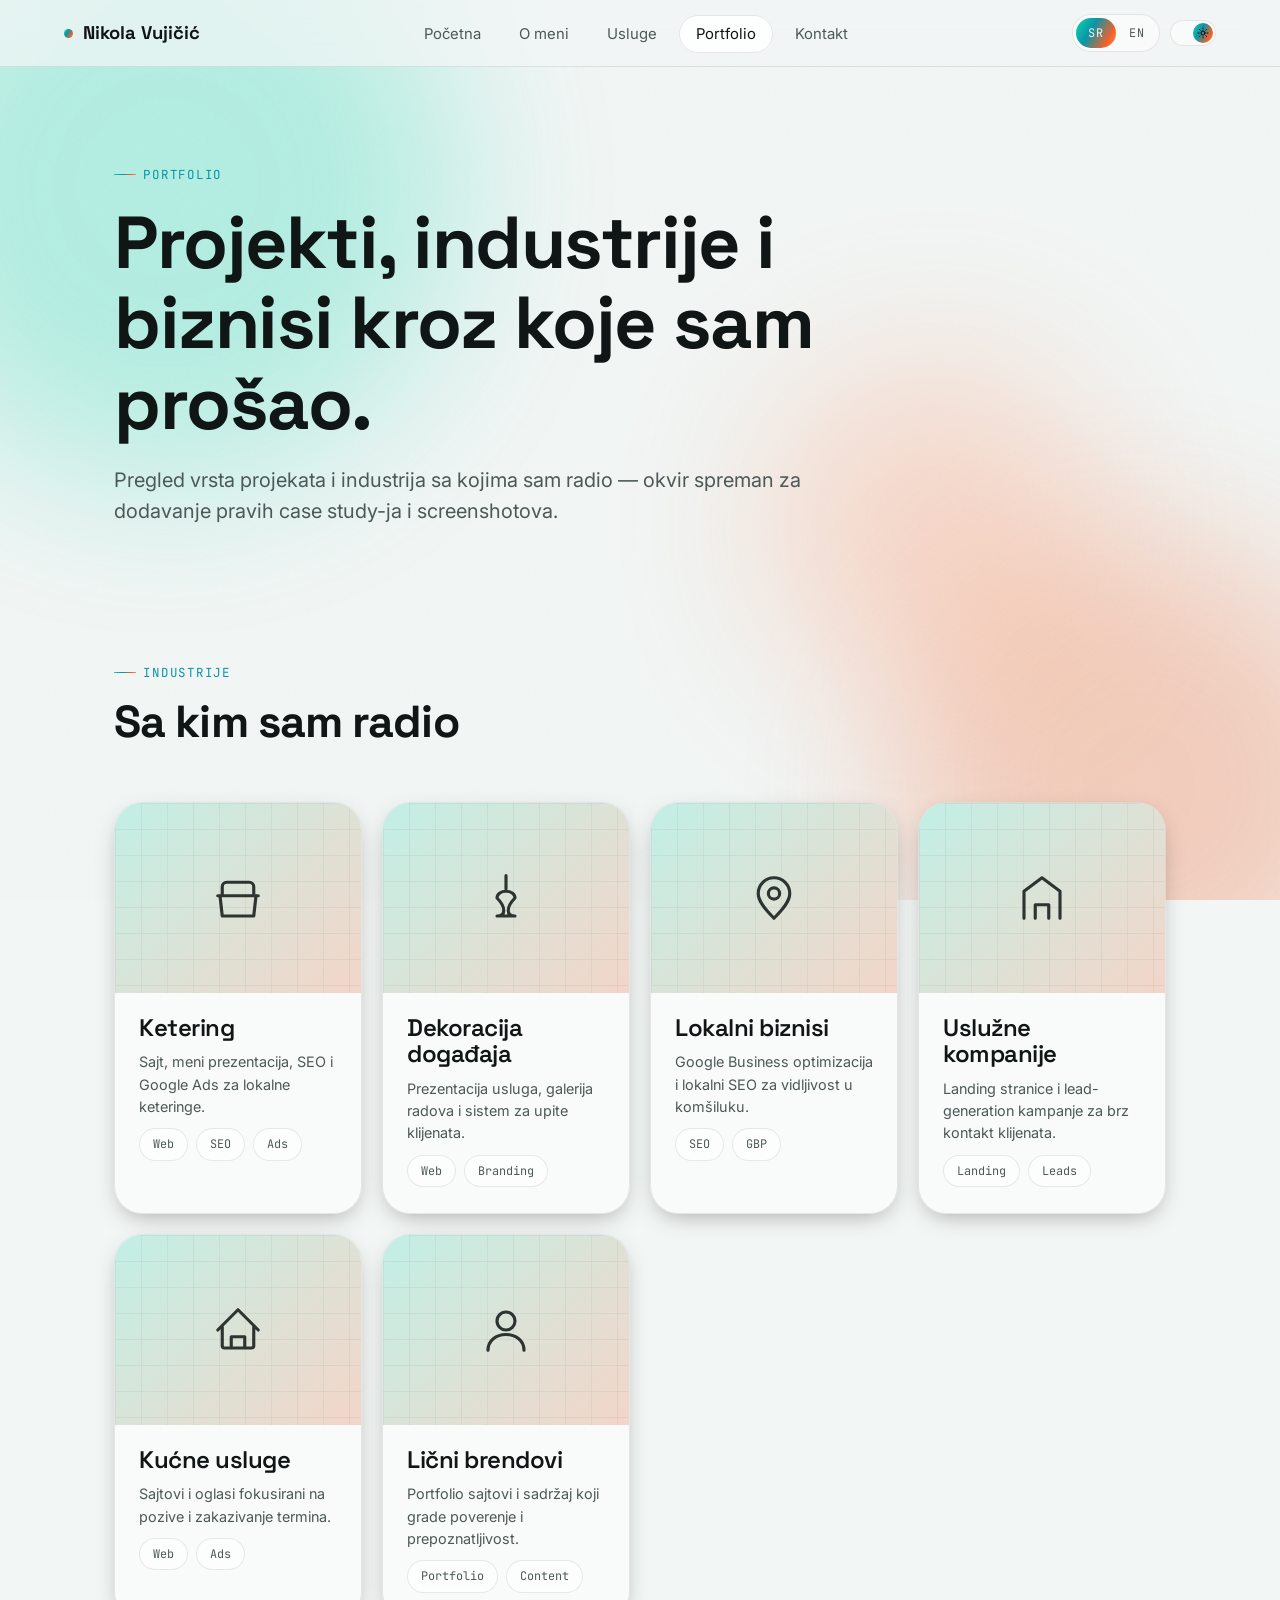
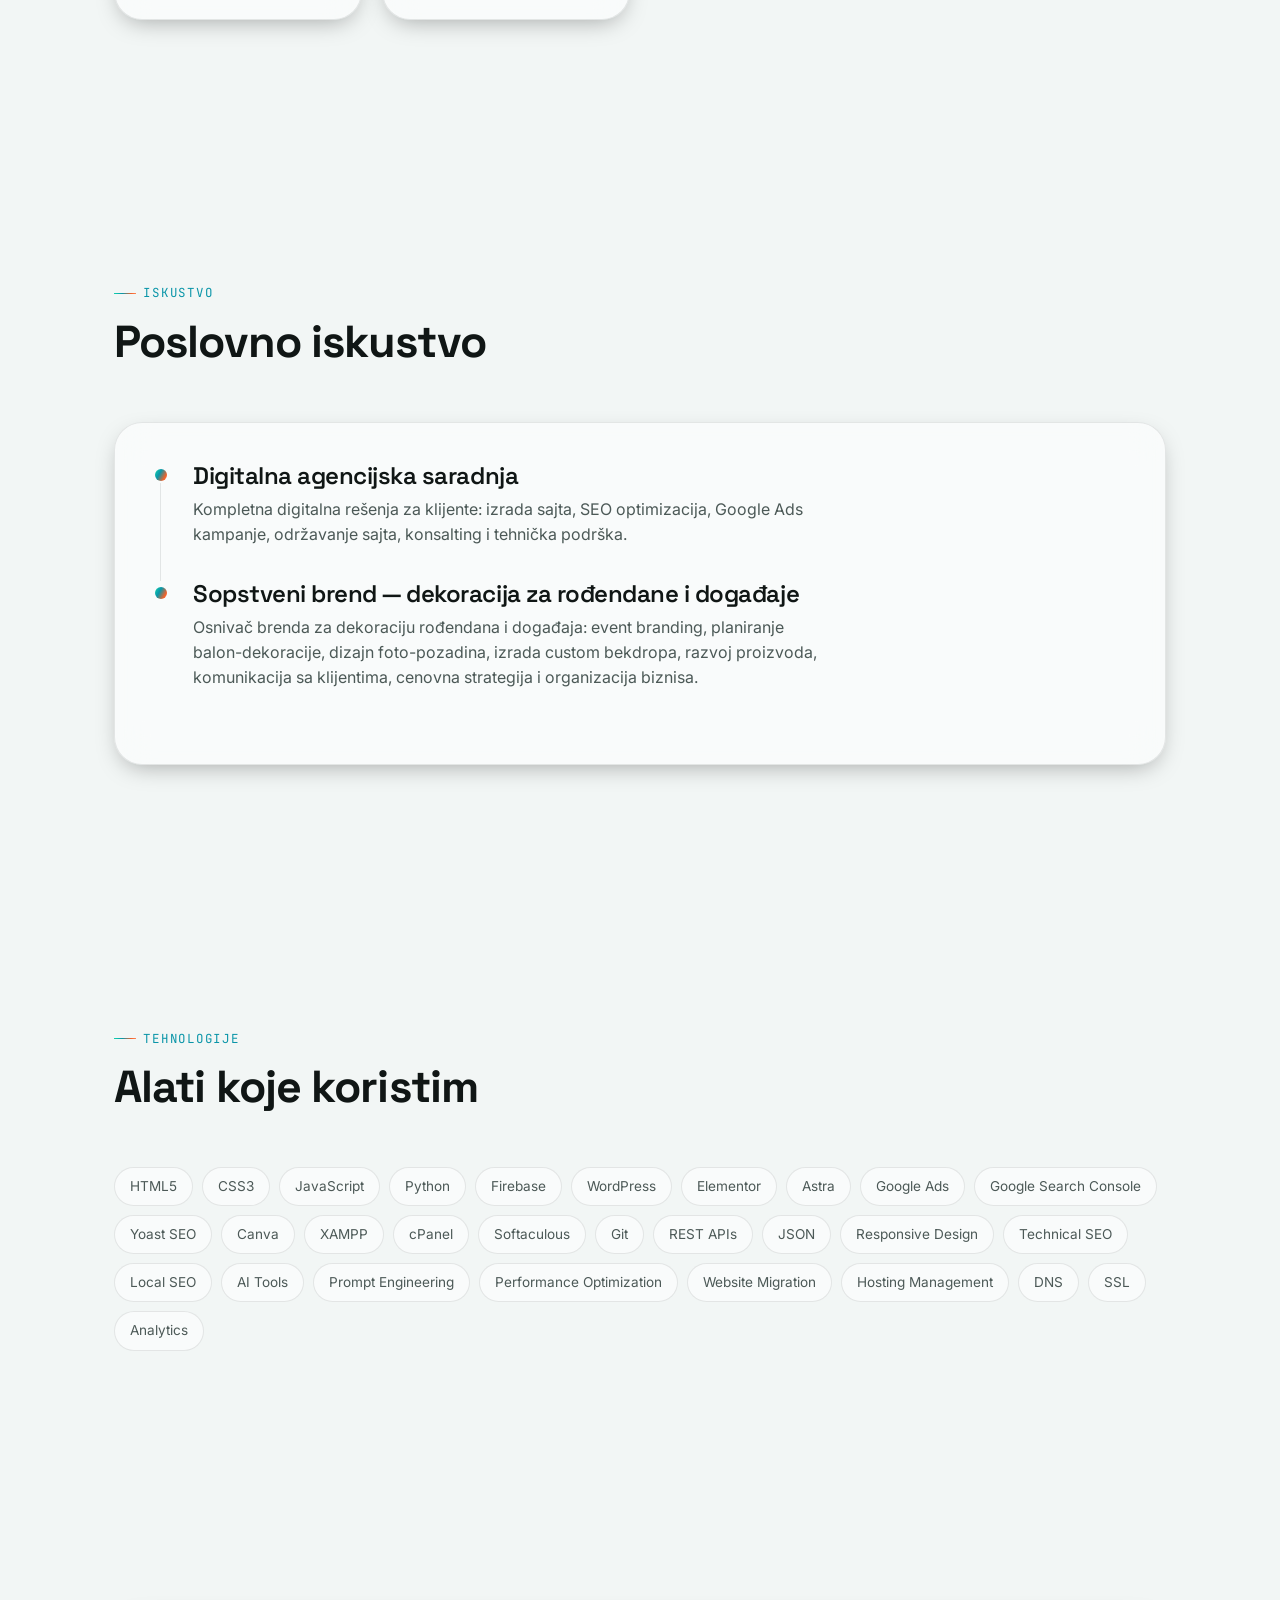
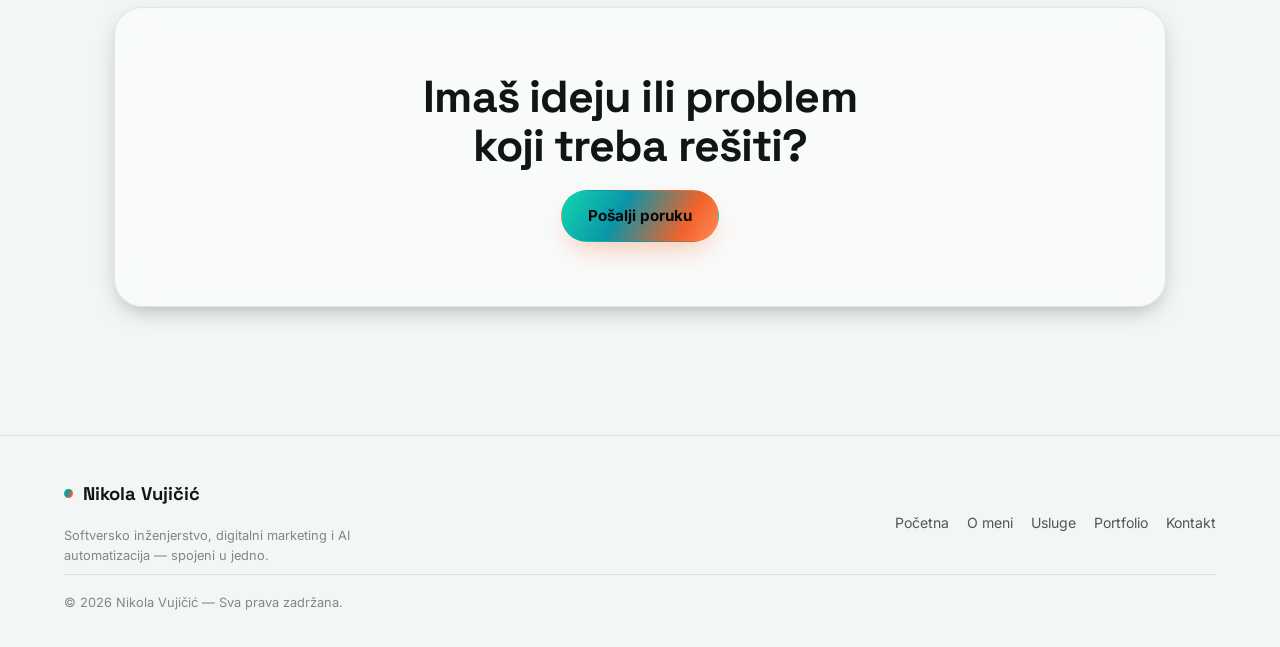
<file: portfolio.html>
<!DOCTYPE html>
<html lang="sr">
<head>
<meta charset="UTF-8">
<meta name="viewport" content="width=device-width, initial-scale=1.0">
<title>Portfolio — Nikola Vujičić</title>
<meta name="description" content="Industrije, projekti i poslovno iskustvo — od digitalne agencijske saradnje do sopstvenog brenda.">
<link rel="stylesheet" href="css/style.css">
</head>
<body data-page="portfolio">

<div class="ambient"><div class="orb orb-a"></div><div class="orb orb-b"></div><div class="orb orb-c"></div><div class="grain"></div></div>

<header class="site-header">
  <a href="index.html" class="brand"><span class="dot"></span>Nikola Vujičić</a>
  <nav class="nav-desktop">
    <ul>
      <li><a href="index.html" data-i18n="nav.home">Početna</a></li>
      <li><a href="o-meni.html" data-i18n="nav.about">O meni</a></li>
      <li><a href="usluge.html" data-i18n="nav.services">Usluge</a></li>
      <li><a href="portfolio.html" data-i18n="nav.portfolio">Portfolio</a></li>
      <li><a href="kontakt.html" data-i18n="nav.contact">Kontakt</a></li>
    </ul>
  </nav>
  <div class="header-tools">
    <div class="lang-toggle" data-lang="sr" role="group" aria-label="Language toggle">
      <button type="button" data-lang-btn="sr" class="active">SR</button>
      <button type="button" data-lang-btn="en">EN</button>
      <span class="slider" aria-hidden="true"></span>
    </div>
    <button type="button" class="theme-toggle" role="switch" aria-checked="false" aria-label="Toggle dark / light mode">
      <span class="knob">
        <svg viewBox="0 0 24 24" fill="none" stroke-width="2" stroke-linecap="round" stroke-linejoin="round"><circle cx="12" cy="12" r="4"/><path d="M12 2v2M12 20v2M4.9 4.9l1.4 1.4M17.7 17.7l1.4 1.4M2 12h2M20 12h2M4.9 19.1l1.4-1.4M17.7 6.3l1.4-1.4"/></svg>
      </span>
    </button>
    <button type="button" class="menu-btn" aria-label="Meni"><span></span><span></span><span></span></button>
  </div>
</header>

<div class="mobile-drawer">
  <div class="backdrop"></div>
  <nav class="panel">
    <a href="index.html" data-i18n="nav.home">Početna</a>
    <a href="o-meni.html" data-i18n="nav.about">O meni</a>
    <a href="usluge.html" data-i18n="nav.services">Usluge</a>
    <a href="portfolio.html" data-i18n="nav.portfolio">Portfolio</a>
    <a href="kontakt.html" data-i18n="nav.contact">Kontakt</a>
  </nav>
</div>

<main>
  <section class="section container" style="padding-top:clamp(50px,8vw,90px)">
    <div class="reveal in" style="max-width:720px">
      <span class="eyebrow" data-i18n="portfolio.eyebrow">PORTFOLIO</span>
      <h1 style="margin-top:18px" data-i18n="portfolio.title">Projekti, industrije i biznisi kroz koje sam prošao.</h1>
      <p class="lede" style="margin-top:20px" data-i18n="portfolio.desc">Pregled vrsta projekata i industrija sa kojima sam radio — okvir spreman za dodavanje pravih case study-ja i screenshotova.</p>
    </div>
  </section>

  <section class="section container" style="padding-top:0">
    <div class="section-head reveal">
      <span class="eyebrow" data-i18n="portfolio.industries.eyebrow">INDUSTRIJE</span>
      <h2 data-i18n="portfolio.industries.title">Sa kim sam radio</h2>
    </div>
    <div class="grid grid-3">
      <div class="project-card glass reveal">
        <div class="thumb"><svg class="glyph" viewBox="0 0 24 24" fill="none" stroke-width="1.4" stroke-linecap="round" stroke-linejoin="round"><path d="M3 11h18M5 11V7a2 2 0 0 1 2-2h10a2 2 0 0 1 2 2v4M4 11l1 9h14l1-9"/></svg></div>
        <div class="body">
          <h3 data-i18n="ind.catering">Ketering</h3>
          <p style="color:var(--text-muted); font-size:.9rem" data-i18n="ind.catering.desc">Sajt, meni prezentacija, SEO i Google Ads za lokalne keteringe.</p>
          <div class="meta"><span class="tag">Web</span><span class="tag">SEO</span><span class="tag">Ads</span></div>
        </div>
      </div>
      <div class="project-card glass reveal reveal-delay-1">
        <div class="thumb"><svg class="glyph" viewBox="0 0 24 24" fill="none" stroke-width="1.4" stroke-linecap="round" stroke-linejoin="round"><path d="M12 2v6M8 12c0-4 8-4 8 0-4 4-4 8 0 8H8c4 0 4-4 0-8Z"/></svg></div>
        <div class="body">
          <h3 data-i18n="ind.events">Dekoracija događaja</h3>
          <p style="color:var(--text-muted); font-size:.9rem" data-i18n="ind.events.desc">Prezentacija usluga, galerija radova i sistem za upite klijenata.</p>
          <div class="meta"><span class="tag">Web</span><span class="tag">Branding</span></div>
        </div>
      </div>
      <div class="project-card glass reveal reveal-delay-2">
        <div class="thumb"><svg class="glyph" viewBox="0 0 24 24" fill="none" stroke-width="1.4" stroke-linecap="round" stroke-linejoin="round"><path d="M12 21c4-4 7-7.5 7-11a7 7 0 1 0-14 0c0 3.5 3 7 7 11Z"/><circle cx="12" cy="10" r="2.5"/></svg></div>
        <div class="body">
          <h3 data-i18n="ind.local">Lokalni biznisi</h3>
          <p style="color:var(--text-muted); font-size:.9rem" data-i18n="ind.local.desc">Google Business optimizacija i lokalni SEO za vidljivost u komšiluku.</p>
          <div class="meta"><span class="tag">SEO</span><span class="tag">GBP</span></div>
        </div>
      </div>
      <div class="project-card glass reveal">
        <div class="thumb"><svg class="glyph" viewBox="0 0 24 24" fill="none" stroke-width="1.4" stroke-linecap="round" stroke-linejoin="round"><path d="M4 21V9l8-6 8 6v12M9 21v-6h6v6"/></svg></div>
        <div class="body">
          <h3 data-i18n="ind.service">Uslužne kompanije</h3>
          <p style="color:var(--text-muted); font-size:.9rem" data-i18n="ind.service.desc">Landing stranice i lead-generation kampanje za brz kontakt klijenata.</p>
          <div class="meta"><span class="tag">Landing</span><span class="tag">Leads</span></div>
        </div>
      </div>
      <div class="project-card glass reveal reveal-delay-1">
        <div class="thumb"><svg class="glyph" viewBox="0 0 24 24" fill="none" stroke-width="1.4" stroke-linecap="round" stroke-linejoin="round"><path d="M3 12l2-2m0 0 7-7 7 7m-14 0v9a1 1 0 0 0 1 1h3m10-10 2 2m-2-2v9a1 1 0 0 1-1 1h-3m-6 0h6m-6 0v-5h6v5"/></svg></div>
        <div class="body">
          <h3 data-i18n="ind.home">Kućne usluge</h3>
          <p style="color:var(--text-muted); font-size:.9rem" data-i18n="ind.home.desc">Sajtovi i oglasi fokusirani na pozive i zakazivanje termina.</p>
          <div class="meta"><span class="tag">Web</span><span class="tag">Ads</span></div>
        </div>
      </div>
      <div class="project-card glass reveal reveal-delay-2">
        <div class="thumb"><svg class="glyph" viewBox="0 0 24 24" fill="none" stroke-width="1.4" stroke-linecap="round" stroke-linejoin="round"><circle cx="12" cy="8" r="4"/><path d="M4 21c0-4.4 3.6-7 8-7s8 2.6 8 7"/></svg></div>
        <div class="body">
          <h3 data-i18n="ind.personal">Lični brendovi</h3>
          <p style="color:var(--text-muted); font-size:.9rem" data-i18n="ind.personal.desc">Portfolio sajtovi i sadržaj koji grade poverenje i prepoznatljivost.</p>
          <div class="meta"><span class="tag">Portfolio</span><span class="tag">Content</span></div>
        </div>
      </div>
    </div>
  </section>

  <section class="section container">
    <div class="section-head reveal">
      <span class="eyebrow" data-i18n="portfolio.experience.eyebrow">ISKUSTVO</span>
      <h2 data-i18n="portfolio.experience.title">Poslovno iskustvo</h2>
    </div>
    <div class="glass reveal" style="padding:clamp(24px,4vw,40px)">
      <div class="timeline">
        <div class="item">
          <div>
            <h3 data-i18n="exp.agency.title">Digitalna agencijska saradnja</h3>
            <p style="color:var(--text-muted); margin-top:8px; max-width:64ch" data-i18n="exp.agency.desc">Kompletna digitalna rešenja za klijente: izrada sajta, SEO optimizacija, Google Ads kampanje, održavanje sajta, konsalting i tehnička podrška.</p>
          </div>
        </div>
        <div class="item">
          <div>
            <h3 data-i18n="exp.decor.title">Sopstveni brend — dekoracija za rođendane i događaje</h3>
            <p style="color:var(--text-muted); margin-top:8px; max-width:64ch" data-i18n="exp.decor.desc">Osnivač brenda za dekoraciju rođendana i događaja: event branding, planiranje balon-dekoracije, dizajn foto-pozadina, izrada custom bekdropa, razvoj proizvoda, komunikacija sa klijentima, cenovna strategija i organizacija biznisa.</p>
          </div>
        </div>
      </div>
    </div>
  </section>

  <section class="section container">
    <div class="section-head reveal">
      <span class="eyebrow" data-i18n="portfolio.tech.eyebrow">TEHNOLOGIJE</span>
      <h2 data-i18n="portfolio.tech.title">Alati koje koristim</h2>
    </div>
    <div class="chip-group reveal">
      <span class="chip">HTML5</span><span class="chip">CSS3</span><span class="chip">JavaScript</span><span class="chip">Python</span>
      <span class="chip">Firebase</span><span class="chip">WordPress</span><span class="chip">Elementor</span><span class="chip">Astra</span>
      <span class="chip">Google Ads</span><span class="chip">Google Search Console</span><span class="chip">Yoast SEO</span><span class="chip">Canva</span>
      <span class="chip">XAMPP</span><span class="chip">cPanel</span><span class="chip">Softaculous</span><span class="chip">Git</span>
      <span class="chip">REST APIs</span><span class="chip">JSON</span><span class="chip">Responsive Design</span><span class="chip">Technical SEO</span>
      <span class="chip">Local SEO</span><span class="chip">AI Tools</span><span class="chip">Prompt Engineering</span><span class="chip">Performance Optimization</span>
      <span class="chip">Website Migration</span><span class="chip">Hosting Management</span><span class="chip">DNS</span><span class="chip">SSL</span>
      <span class="chip">Analytics</span>
    </div>
  </section>

  <section class="section container">
    <div class="glass reveal" style="padding:clamp(32px,6vw,64px); text-align:center; display:flex; flex-direction:column; align-items:center; gap:20px;">
      <h2 data-i18n="home.cta2.title" style="max-width:16ch">Imaš ideju ili problem koji treba rešiti?</h2>
      <a href="kontakt.html" class="btn btn-primary" data-i18n="home.cta2.btn">Pošalji poruku</a>
    </div>
  </section>
</main>

<footer class="site-footer">
  <div class="footer-grid">
    <div>
      <a href="index.html" class="brand"><span class="dot"></span>Nikola Vujičić</a>
      <p class="footer-note" data-i18n="footer.tagline" style="max-width:40ch">Softversko inženjerstvo, digitalni marketing i AI automatizacija — spojeni u jedno.</p>
    </div>
    <nav class="footer-nav">
      <a href="index.html" data-i18n="nav.home">Početna</a>
      <a href="o-meni.html" data-i18n="nav.about">O meni</a>
      <a href="usluge.html" data-i18n="nav.services">Usluge</a>
      <a href="portfolio.html" data-i18n="nav.portfolio">Portfolio</a>
      <a href="kontakt.html" data-i18n="nav.contact">Kontakt</a>
    </nav>
  </div>
  <hr class="divider">
  <p class="footer-note">© <span id="year"></span> Nikola Vujičić — <span data-i18n="footer.rights">Sva prava zadržana.</span></p>
</footer>

<script src="js/script.js"></script>
<script>document.getElementById('year').textContent = new Date().getFullYear();</script>
</body>
</html>
</file>
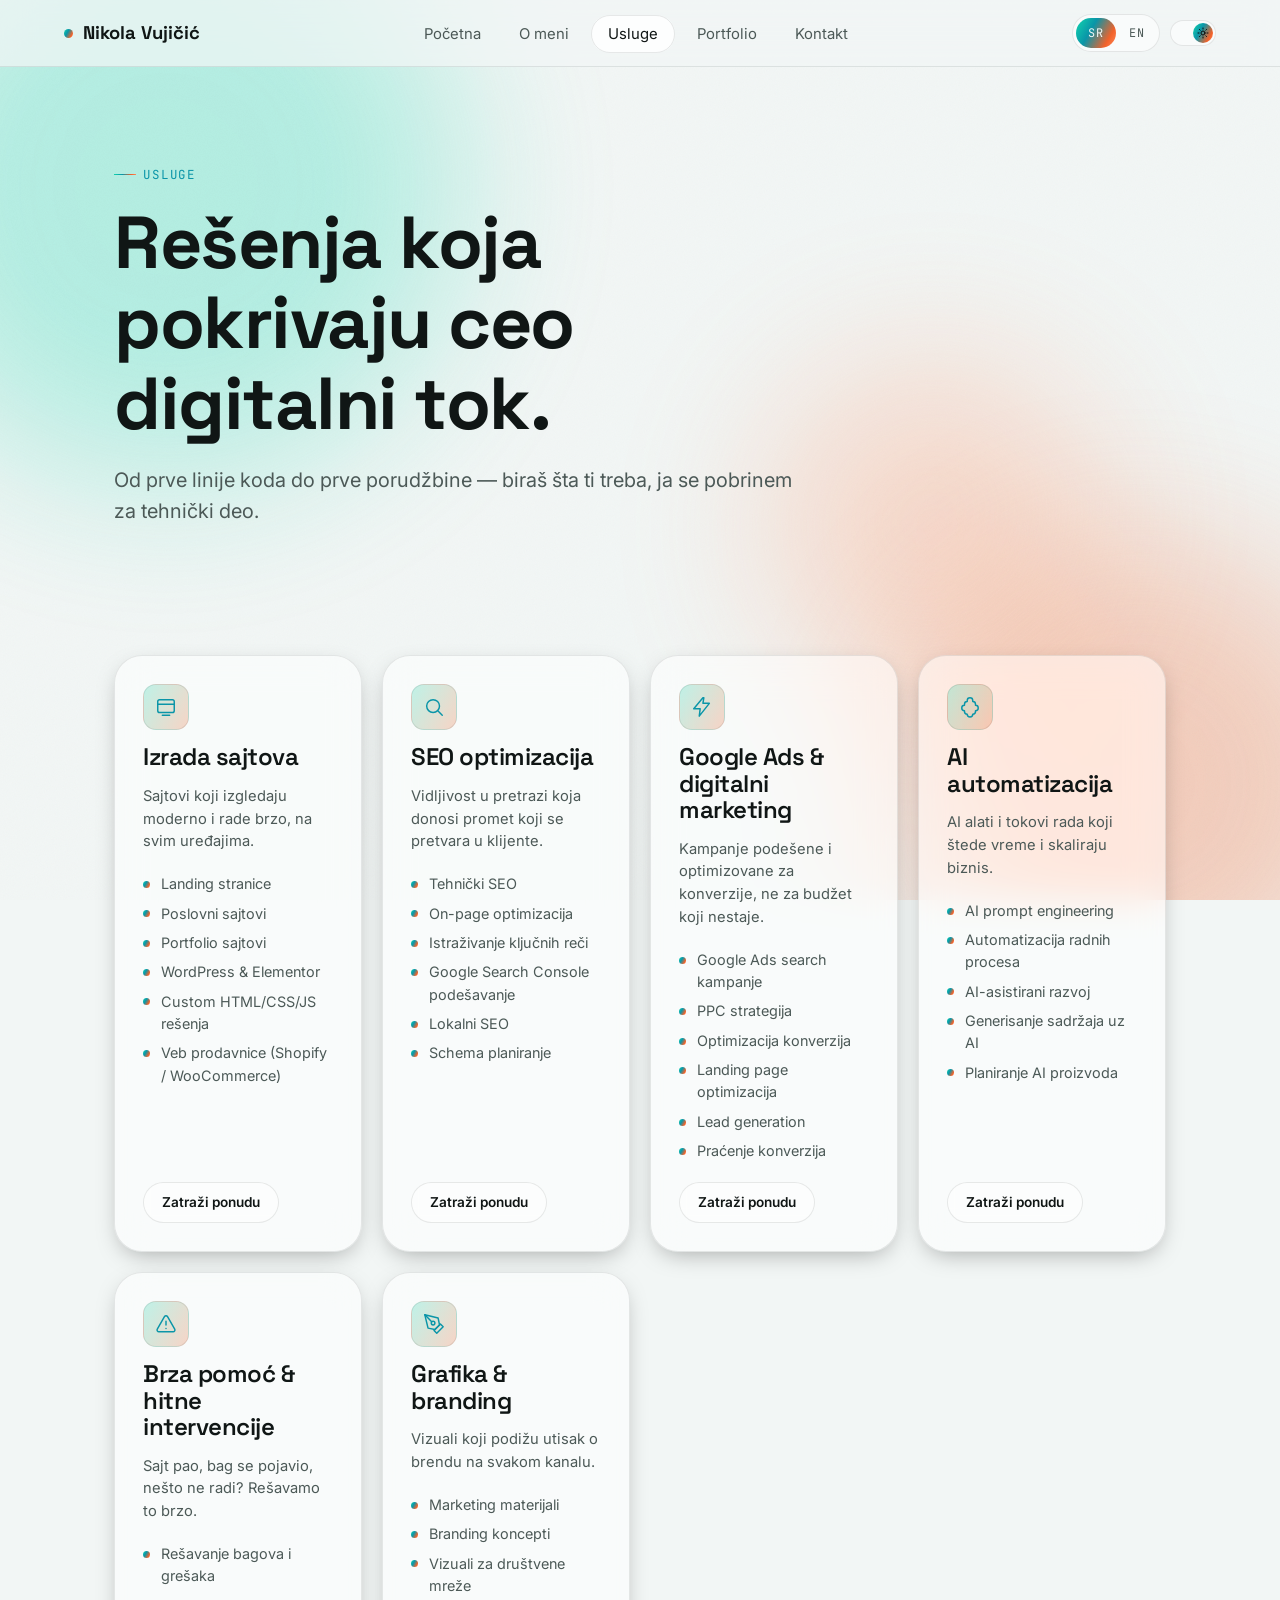
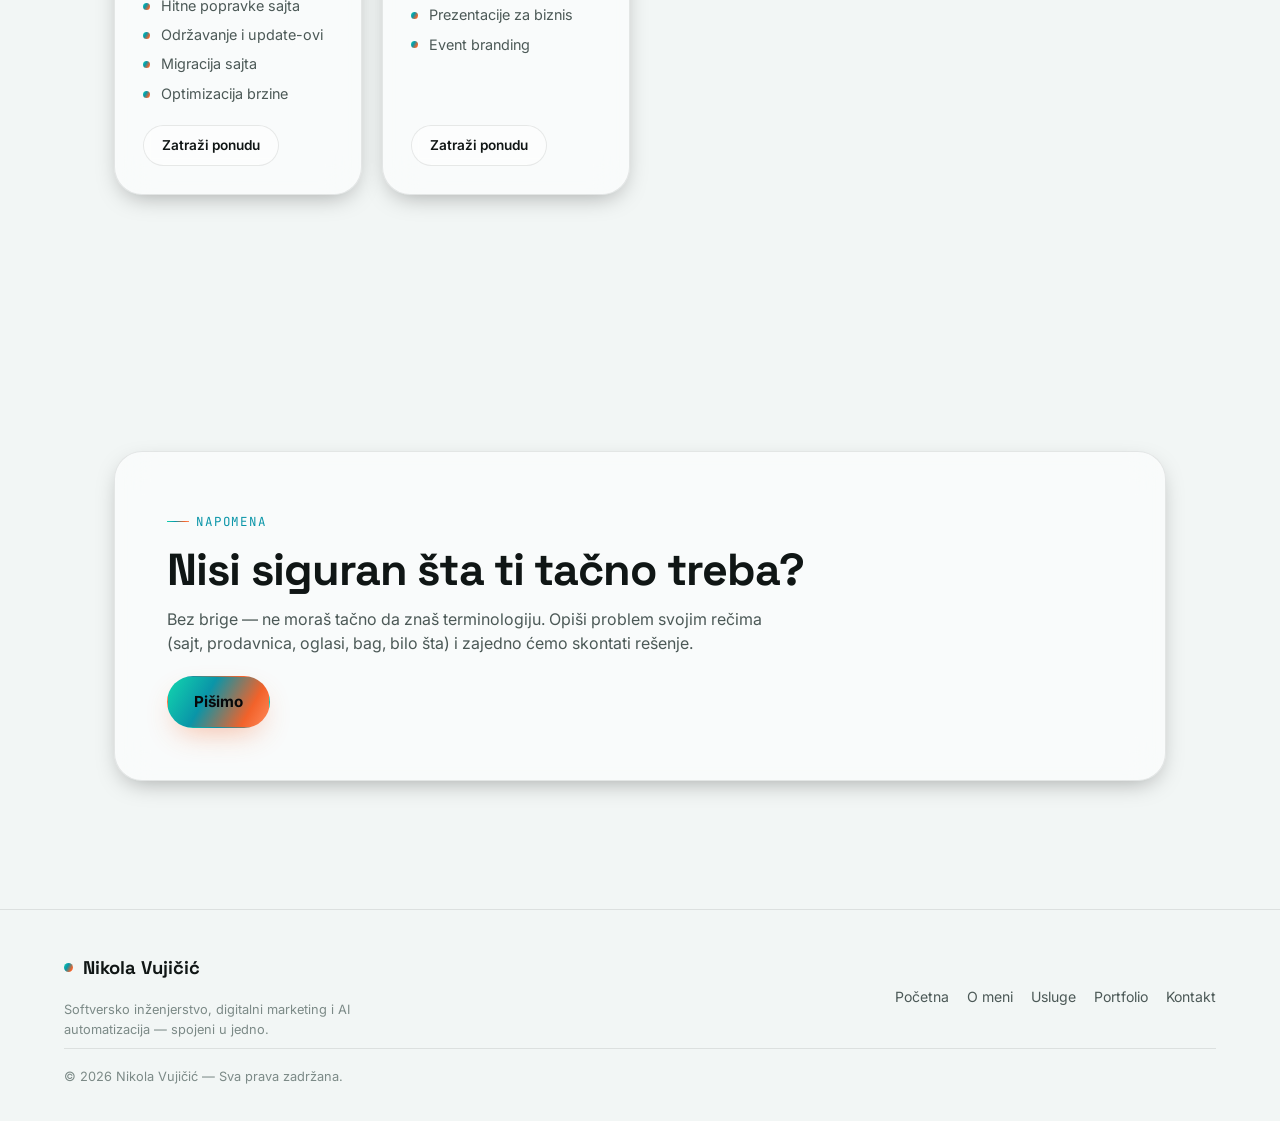
<file: usluge.html>
<!DOCTYPE html>
<html lang="sr">
<head>
<meta charset="UTF-8">
<meta name="viewport" content="width=device-width, initial-scale=1.0">
<title>Usluge — Nikola Vujičić</title>
<meta name="description" content="Izrada sajtova, SEO, Google Ads, AI automatizacija, brza tehnička pomoć i grafika.">
<link rel="stylesheet" href="css/style.css">
</head>
<body data-page="services">

<div class="ambient"><div class="orb orb-a"></div><div class="orb orb-b"></div><div class="orb orb-c"></div><div class="grain"></div></div>

<header class="site-header">
  <a href="index.html" class="brand"><span class="dot"></span>Nikola Vujičić</a>
  <nav class="nav-desktop">
    <ul>
      <li><a href="index.html" data-i18n="nav.home">Početna</a></li>
      <li><a href="o-meni.html" data-i18n="nav.about">O meni</a></li>
      <li><a href="usluge.html" data-i18n="nav.services">Usluge</a></li>
      <li><a href="portfolio.html" data-i18n="nav.portfolio">Portfolio</a></li>
      <li><a href="kontakt.html" data-i18n="nav.contact">Kontakt</a></li>
    </ul>
  </nav>
  <div class="header-tools">
    <div class="lang-toggle" data-lang="sr" role="group" aria-label="Language toggle">
      <button type="button" data-lang-btn="sr" class="active">SR</button>
      <button type="button" data-lang-btn="en">EN</button>
      <span class="slider" aria-hidden="true"></span>
    </div>
    <button type="button" class="theme-toggle" role="switch" aria-checked="false" aria-label="Toggle dark / light mode">
      <span class="knob">
        <svg viewBox="0 0 24 24" fill="none" stroke-width="2" stroke-linecap="round" stroke-linejoin="round"><circle cx="12" cy="12" r="4"/><path d="M12 2v2M12 20v2M4.9 4.9l1.4 1.4M17.7 17.7l1.4 1.4M2 12h2M20 12h2M4.9 19.1l1.4-1.4M17.7 6.3l1.4-1.4"/></svg>
      </span>
    </button>
    <button type="button" class="menu-btn" aria-label="Meni"><span></span><span></span><span></span></button>
  </div>
</header>

<div class="mobile-drawer">
  <div class="backdrop"></div>
  <nav class="panel">
    <a href="index.html" data-i18n="nav.home">Početna</a>
    <a href="o-meni.html" data-i18n="nav.about">O meni</a>
    <a href="usluge.html" data-i18n="nav.services">Usluge</a>
    <a href="portfolio.html" data-i18n="nav.portfolio">Portfolio</a>
    <a href="kontakt.html" data-i18n="nav.contact">Kontakt</a>
  </nav>
</div>

<main>
  <section class="section container" style="padding-top:clamp(50px,8vw,90px)">
    <div class="reveal in" style="max-width:700px">
      <span class="eyebrow" data-i18n="services.eyebrow">USLUGE</span>
      <h1 style="margin-top:18px" data-i18n="services.title">Rešenja koja pokrivaju ceo digitalni tok.</h1>
      <p class="lede" style="margin-top:20px" data-i18n="services.desc">Od prve linije koda do prve porudžbine — biraš šta ti treba, ja se pobrinem za tehnički deo.</p>
    </div>
  </section>

  <section class="section container" style="padding-top:0">
    <div class="grid grid-3">

      <div class="card glass reveal">
        <div class="icon"><svg viewBox="0 0 24 24" fill="none" stroke-width="1.6" stroke-linecap="round" stroke-linejoin="round"><rect x="3" y="4" width="18" height="14" rx="2"/><path d="M3 9h18M8 21h8"/></svg></div>
        <h3 data-i18n="svc.web.title">Izrada sajtova</h3>
        <p data-i18n="svc.web.desc" style="color:var(--text-muted); font-size:.92rem">Sajtovi koji izgledaju moderno i rade brzo, na svim uređajima.</p>
        <ul>
          <li>Landing stranice</li>
          <li>Poslovni sajtovi</li>
          <li>Portfolio sajtovi</li>
          <li>WordPress & Elementor</li>
          <li>Custom HTML/CSS/JS rešenja</li>
          <li>Veb prodavnice (Shopify / WooCommerce)</li>
        </ul>
        <div class="card-cta"><a href="kontakt.html?usluga=web" class="btn btn-ghost btn-sm" data-i18n="svc.cta">Zatraži ponudu</a></div>
      </div>

      <div class="card glass reveal reveal-delay-1">
        <div class="icon"><svg viewBox="0 0 24 24" fill="none" stroke-width="1.6" stroke-linecap="round" stroke-linejoin="round"><circle cx="11" cy="11" r="7"/><path d="M21 21l-4.3-4.3"/></svg></div>
        <h3 data-i18n="svc.seo.title">SEO optimizacija</h3>
        <p data-i18n="svc.seo.desc" style="color:var(--text-muted); font-size:.92rem">Vidljivost u pretrazi koja donosi promet koji se pretvara u klijente.</p>
        <ul>
          <li>Tehnički SEO</li>
          <li>On-page optimizacija</li>
          <li>Istraživanje ključnih reči</li>
          <li>Google Search Console podešavanje</li>
          <li>Lokalni SEO</li>
          <li>Schema planiranje</li>
        </ul>
        <div class="card-cta"><a href="kontakt.html?usluga=seo" class="btn btn-ghost btn-sm" data-i18n="svc.cta">Zatraži ponudu</a></div>
      </div>

      <div class="card glass reveal reveal-delay-2">
        <div class="icon"><svg viewBox="0 0 24 24" fill="none" stroke-width="1.6" stroke-linecap="round" stroke-linejoin="round"><path d="M13 2 3 14h7l-1 8 11-14h-7l1-6z"/></svg></div>
        <h3 data-i18n="svc.ads.title">Google Ads & digitalni marketing</h3>
        <p data-i18n="svc.ads.desc" style="color:var(--text-muted); font-size:.92rem">Kampanje podešene i optimizovane za konverzije, ne za budžet koji nestaje.</p>
        <ul>
          <li>Google Ads search kampanje</li>
          <li>PPC strategija</li>
          <li>Optimizacija konverzija</li>
          <li>Landing page optimizacija</li>
          <li>Lead generation</li>
          <li>Praćenje konverzija</li>
        </ul>
        <div class="card-cta"><a href="kontakt.html?usluga=ads" class="btn btn-ghost btn-sm" data-i18n="svc.cta">Zatraži ponudu</a></div>
      </div>

      <div class="card glass reveal">
        <div class="icon"><svg viewBox="0 0 24 24" fill="none" stroke-width="1.6" stroke-linecap="round" stroke-linejoin="round"><path d="M12 2a3 3 0 0 1 3 3v1a3 3 0 0 1 3 3v1a3 3 0 0 1 0 6v1a3 3 0 0 1-3 3v0a3 3 0 0 1-6 0v0a3 3 0 0 1-3-3v-1a3 3 0 0 1 0-6V9a3 3 0 0 1 3-3V5a3 3 0 0 1 3-3Z"/></svg></div>
        <h3 data-i18n="svc.ai.title">AI automatizacija</h3>
        <p data-i18n="svc.ai.desc" style="color:var(--text-muted); font-size:.92rem">AI alati i tokovi rada koji štede vreme i skaliraju biznis.</p>
        <ul>
          <li>AI prompt engineering</li>
          <li>Automatizacija radnih procesa</li>
          <li>AI-asistirani razvoj</li>
          <li>Generisanje sadržaja uz AI</li>
          <li>Planiranje AI proizvoda</li>
        </ul>
        <div class="card-cta"><a href="kontakt.html?usluga=ai" class="btn btn-ghost btn-sm" data-i18n="svc.cta">Zatraži ponudu</a></div>
      </div>

      <div class="card glass reveal reveal-delay-1">
        <div class="icon"><svg viewBox="0 0 24 24" fill="none" stroke-width="1.6" stroke-linecap="round" stroke-linejoin="round"><path d="M12 9v4M12 17h.01"/><path d="M10.3 3.9 2.5 17.5A2 2 0 0 0 4.3 20.5h15.4a2 2 0 0 0 1.8-3L13.7 3.9a2 2 0 0 0-3.4 0Z"/></svg></div>
        <h3 data-i18n="svc.fix.title">Brza pomoć & hitne intervencije</h3>
        <p data-i18n="svc.fix.desc" style="color:var(--text-muted); font-size:.92rem">Sajt pao, bag se pojavio, nešto ne radi? Rešavamo to brzo.</p>
        <ul>
          <li>Rešavanje bagova i grešaka</li>
          <li>Hitne popravke sajta</li>
          <li>Održavanje i update-ovi</li>
          <li>Migracija sajta</li>
          <li>Optimizacija brzine</li>
        </ul>
        <div class="card-cta"><a href="kontakt.html?usluga=fix" class="btn btn-ghost btn-sm" data-i18n="svc.cta">Zatraži ponudu</a></div>
      </div>

      <div class="card glass reveal reveal-delay-2">
        <div class="icon"><svg viewBox="0 0 24 24" fill="none" stroke-width="1.6" stroke-linecap="round" stroke-linejoin="round"><path d="M12 19l7-7 3 3-7 7-3-3z"/><path d="M18 13l-1.5-7.5L2 2l3.5 14.5L13 18l5-5z"/><path d="M2 2l7.5 7.5"/><circle cx="11" cy="11" r="2"/></svg></div>
        <h3 data-i18n="svc.gfx.title">Grafika & branding</h3>
        <p data-i18n="svc.gfx.desc" style="color:var(--text-muted); font-size:.92rem">Vizuali koji podižu utisak o brendu na svakom kanalu.</p>
        <ul>
          <li>Marketing materijali</li>
          <li>Branding koncepti</li>
          <li>Vizuali za društvene mreže</li>
          <li>Prezentacije za biznis</li>
          <li>Event branding</li>
        </ul>
        <div class="card-cta"><a href="kontakt.html?usluga=other" class="btn btn-ghost btn-sm" data-i18n="svc.cta">Zatraži ponudu</a></div>
      </div>

    </div>
  </section>

  <section class="section container">
    <div class="glass reveal" style="padding:clamp(28px,5vw,52px); display:grid; gap:20px; grid-template-columns:1fr; align-items:center;">
      <div>
        <span class="eyebrow" data-i18n="services.note.eyebrow">NAPOMENA</span>
        <h2 style="margin-top:14px" data-i18n="services.note.title">Nisi siguran šta ti tačno treba?</h2>
        <p style="margin-top:12px; color:var(--text-muted); max-width:62ch" data-i18n="services.note.text">Bez brige — ne moraš tačno da znaš terminologiju. Opiši problem svojim rečima (sajt, prodavnica, oglasi, bag, bilo šta) i zajedno ćemo skontati rešenje.</p>
      </div>
      <div><a href="kontakt.html" class="btn btn-primary" data-i18n="services.note.btn">Pišimo</a></div>
    </div>
  </section>
</main>

<footer class="site-footer">
  <div class="footer-grid">
    <div>
      <a href="index.html" class="brand"><span class="dot"></span>Nikola Vujičić</a>
      <p class="footer-note" data-i18n="footer.tagline" style="max-width:40ch">Softversko inženjerstvo, digitalni marketing i AI automatizacija — spojeni u jedno.</p>
    </div>
    <nav class="footer-nav">
      <a href="index.html" data-i18n="nav.home">Početna</a>
      <a href="o-meni.html" data-i18n="nav.about">O meni</a>
      <a href="usluge.html" data-i18n="nav.services">Usluge</a>
      <a href="portfolio.html" data-i18n="nav.portfolio">Portfolio</a>
      <a href="kontakt.html" data-i18n="nav.contact">Kontakt</a>
    </nav>
  </div>
  <hr class="divider">
  <p class="footer-note">© <span id="year"></span> Nikola Vujičić — <span data-i18n="footer.rights">Sva prava zadržana.</span></p>
</footer>

<script src="js/script.js"></script>
<script>document.getElementById('year').textContent = new Date().getFullYear();</script>
</body>
</html>
</file>
<file: css/style.css>
/* ============================================================
   NIKOLA VUJIČIĆ — PORTFOLIO
   Shared stylesheet (tokens, layout, components, motion)
   ============================================================ */

@import url('https://fonts.googleapis.com/css2?family=Space+Grotesk:wght@500;600;700&family=Inter:wght@400;500;600&family=JetBrains+Mono:wght@400;500&display=swap');

/* ---------- Reset ---------- */
*, *::before, *::after { box-sizing: border-box; }
html { scroll-behavior: smooth; }
body, h1, h2, h3, h4, p, figure, blockquote, dl, dd, ul, ol { margin: 0; }
ul, ol { padding: 0; list-style: none; }
img, picture, svg { display: block; max-width: 100%; }
a { color: inherit; text-decoration: none; }
button, input, textarea, select { font: inherit; color: inherit; }
button { cursor: pointer; }

@media (prefers-reduced-motion: reduce) {
  *, *::before, *::after {
    animation-duration: 0.001ms !important;
    animation-iteration-count: 1 !important;
    transition-duration: 0.001ms !important;
    scroll-behavior: auto !important;
  }
}

/* ---------- Design tokens ---------- */
:root {
  --font-display: 'Space Grotesk', sans-serif;
  --font-body: 'Inter', sans-serif;
  --font-mono: 'JetBrains Mono', monospace;

  --orange: #f2622a;
  --orange-soft: #ff8a5b;
  --teal: #12d6ae;
  --teal-deep: #0a95a8;

  --gradient-signature: linear-gradient(120deg, var(--teal) 0%, var(--teal-deep) 38%, var(--orange) 78%, var(--orange-soft) 100%);
  --gradient-signature-soft: linear-gradient(120deg, rgba(18,214,174,.25), rgba(242,98,42,.25));

  --radius-s: 10px;
  --radius-m: 18px;
  --radius-l: 28px;
  --radius-pill: 999px;

  --shadow-soft: 0 20px 60px -20px rgba(0,0,0,.45);
  --shadow-tight: 0 8px 24px -8px rgba(0,0,0,.35);

  --ease-out: cubic-bezier(.16,1,.3,1);
  --dur-s: .22s;
  --dur-m: .45s;
  --dur-l: .75s;

  --container: 1180px;
  --gutter: clamp(20px, 5vw, 64px);
}

/* ---------- Theme: dark (default) — near-black + iPhone-inspired orange ---------- */
:root,
[data-theme="dark"] {
  --bg: #08080a;
  --bg-alt: #0d0e11;
  --surface: rgba(255,255,255,.045);
  --surface-strong: rgba(255,255,255,.075);
  --border: rgba(255,255,255,.10);
  --border-strong: rgba(255,255,255,.18);
  --text: #f3f4f6;
  --text-muted: #9a9ba3;
  --text-faint: #64656d;
  --accent: var(--orange);
  --accent-2: var(--teal);
  --blur: 22px;
  --noise-opacity: .05;
}

/* ---------- Theme: light — soft light + blue-green (teal) ---------- */
[data-theme="light"] {
  --bg: #f2f6f5;
  --bg-alt: #e7edec;
  --surface: rgba(255,255,255,.55);
  --surface-strong: rgba(255,255,255,.78);
  --border: rgba(10,20,18,.09);
  --border-strong: rgba(10,20,18,.16);
  --text: #101615;
  --text-muted: #4c5957;
  --text-faint: #7c8a87;
  --accent: var(--teal-deep);
  --accent-2: var(--orange);
  --blur: 18px;
  --noise-opacity: .03;
}

/* ---------- Base ---------- */
body {
  background: var(--bg);
  color: var(--text);
  font-family: var(--font-body);
  font-size: 16px;
  line-height: 1.55;
  -webkit-font-smoothing: antialiased;
  transition: background var(--dur-m) var(--ease-out), color var(--dur-m) var(--ease-out);
  overflow-x: hidden;
}

h1, h2, h3, h4 { font-family: var(--font-display); letter-spacing: -0.02em; line-height: 1.1; }
h1 { font-size: clamp(2.4rem, 6vw, 4.6rem); font-weight: 700; }
h2 { font-size: clamp(1.8rem, 4vw, 2.8rem); font-weight: 700; }
h3 { font-size: clamp(1.2rem, 2.4vw, 1.5rem); font-weight: 600; }
p.lede { font-size: clamp(1.05rem, 1.6vw, 1.25rem); color: var(--text-muted); }

.mono { font-family: var(--font-mono); }
.eyebrow {
  font-family: var(--font-mono);
  font-size: .78rem;
  letter-spacing: .14em;
  text-transform: uppercase;
  color: var(--accent);
  display: inline-flex;
  align-items: center;
  gap: .6em;
}
.eyebrow::before {
  content: '';
  width: 22px; height: 1px;
  background: var(--gradient-signature);
}

.container { max-width: var(--container); margin-inline: auto; padding-inline: var(--gutter); }
.section { padding-block: clamp(64px, 10vw, 128px); position: relative; }
.section-head { max-width: 640px; margin-bottom: clamp(32px, 6vw, 56px); }
.section-head .eyebrow { margin-bottom: 14px; }

/* ---------- Ambient background ---------- */
.ambient {
  position: fixed;
  inset: 0;
  z-index: -1;
  overflow: hidden;
  pointer-events: none;
}
.ambient .orb {
  position: absolute;
  border-radius: 50%;
  filter: blur(80px);
  opacity: .35;
  animation: drift 22s ease-in-out infinite alternate;
}
[data-theme="light"] .ambient .orb { opacity: .28; }
.ambient .orb-a { width: 46vw; height: 46vw; top: -12%; left: -10%; background: var(--teal); animation-delay: 0s; }
.ambient .orb-b { width: 38vw; height: 38vw; bottom: -14%; right: -8%; background: var(--orange); animation-delay: -8s; }
.ambient .orb-c { width: 26vw; height: 26vw; top: 40%; left: 60%; background: var(--orange-soft); opacity: .18; animation-delay: -14s; }
.ambient .grain {
  position: absolute; inset: 0;
  background-image: url("data:image/svg+xml,%3Csvg xmlns='http://www.w3.org/2000/svg' width='120' height='120'%3E%3Cfilter id='n'%3E%3CfeTurbulence type='fractalNoise' baseFrequency='0.9' numOctaves='2' stitchTiles='stitch'/%3E%3C/filter%3E%3Crect width='100%25' height='100%25' filter='url(%23n)'/%3E%3C/svg%3E");
  opacity: var(--noise-opacity);
  mix-blend-mode: overlay;
}
@keyframes drift {
  0% { transform: translate(0,0) scale(1); }
  100% { transform: translate(5%, 8%) scale(1.12); }
}

/* ---------- Glass surface ---------- */
.glass {
  background: var(--surface);
  border: 1px solid var(--border);
  border-radius: var(--radius-l);
  backdrop-filter: blur(var(--blur)) saturate(140%);
  -webkit-backdrop-filter: blur(var(--blur)) saturate(140%);
  box-shadow: var(--shadow-tight);
  transition: transform var(--dur-m) var(--ease-out), border-color var(--dur-m), box-shadow var(--dur-m), background var(--dur-m);
}
.glass:hover { border-color: var(--border-strong); }

/* ---------- Header / Nav ---------- */
.site-header {
  position: sticky; top: 0; z-index: 100;
  padding: 14px var(--gutter);
  display: flex; align-items: center; justify-content: space-between;
  background: color-mix(in srgb, var(--bg) 72%, transparent);
  backdrop-filter: blur(16px);
  -webkit-backdrop-filter: blur(16px);
  border-bottom: 1px solid var(--border);
}
.brand {
  font-family: var(--font-display); font-weight: 700; font-size: 1.15rem;
  display: flex; align-items: center; gap: 10px;
}
.brand .dot { width: 9px; height: 9px; border-radius: 50%; background: var(--gradient-signature); flex: none; }

.nav-desktop { display: none; }
.nav-desktop ul { display: flex; gap: 6px; align-items: center; }
.nav-desktop a {
  font-size: .93rem; padding: 9px 16px; border-radius: var(--radius-pill);
  color: var(--text-muted); transition: color var(--dur-s), background var(--dur-s);
  position: relative;
}
.nav-desktop a:hover { color: var(--text); background: var(--surface); }
.nav-desktop a.active { color: var(--text); background: var(--surface-strong); border: 1px solid var(--border); }

.header-tools { display: flex; align-items: center; gap: 10px; }

/* language toggle */
.lang-toggle {
  display: flex; align-items: center; position: relative;
  border: 1px solid var(--border); border-radius: var(--radius-pill);
  padding: 3px; background: var(--surface); gap: 2px;
}
.lang-toggle button {
  border: none; background: transparent; font-family: var(--font-mono);
  font-size: .74rem; letter-spacing: .04em; padding: 6px 12px; border-radius: var(--radius-pill);
  color: var(--text-muted); position: relative; z-index: 2;
  transition: color var(--dur-s);
}
.lang-toggle button.active { color: var(--bg); }
.lang-toggle .slider {
  position: absolute; top: 3px; bottom: 3px; left: 3px;
  width: calc(50% - 3px); border-radius: var(--radius-pill);
  background: var(--gradient-signature);
  transition: transform var(--dur-m) var(--ease-out);
  z-index: 1;
}
.lang-toggle[data-lang="en"] .slider { transform: translateX(100%); }

/* theme toggle */
.theme-toggle {
  width: 46px; height: 26px; border-radius: var(--radius-pill);
  border: 1px solid var(--border); background: var(--surface);
  position: relative; flex: none; transition: background var(--dur-m);
}
.theme-toggle .knob {
  position: absolute; top: 2px; left: 2px; width: 20px; height: 20px; border-radius: 50%;
  background: var(--gradient-signature);
  display: flex; align-items: center; justify-content: center;
  transition: transform var(--dur-m) var(--ease-out);
}
[data-theme="light"] .theme-toggle .knob { transform: translateX(20px); }
.theme-toggle .knob svg { width: 12px; height: 12px; stroke: #08080a; }

/* mobile menu button */
.menu-btn {
  display: flex; flex-direction: column; gap: 4px; width: 36px; height: 30px;
  align-items: center; justify-content: center; border: none; background: none;
}
.menu-btn span { width: 20px; height: 2px; background: var(--text); border-radius: 2px; transition: transform var(--dur-s), opacity var(--dur-s); }
.menu-btn.open span:nth-child(1) { transform: translateY(6px) rotate(45deg); }
.menu-btn.open span:nth-child(2) { opacity: 0; }
.menu-btn.open span:nth-child(3) { transform: translateY(-6px) rotate(-45deg); }

/* mobile drawer — slides in from the left */
.mobile-drawer {
  position: fixed; inset: 0; z-index: 200;
  visibility: hidden; pointer-events: none;
}
.mobile-drawer .backdrop {
  position: absolute; inset: 0; background: rgba(0,0,0,.5);
  opacity: 0; transition: opacity var(--dur-m) var(--ease-out);
}
.mobile-drawer .panel {
  position: absolute; top: 0; left: 0; height: 100%; width: min(78vw, 320px);
  background: var(--bg-alt); border-right: 1px solid var(--border);
  transform: translateX(-100%);
  transition: transform var(--dur-m) var(--ease-out);
  padding: 90px 28px 28px; display: flex; flex-direction: column; gap: 6px;
}
.mobile-drawer.open { visibility: visible; pointer-events: auto; }
.mobile-drawer.open .backdrop { opacity: 1; }
.mobile-drawer.open .panel { transform: translateX(0); }
.mobile-drawer a {
  font-family: var(--font-display); font-size: 1.4rem; font-weight: 600;
  padding: 14px 6px; border-bottom: 1px solid var(--border); color: var(--text-muted);
  transition: color var(--dur-s), padding-left var(--dur-s);
}
.mobile-drawer a.active, .mobile-drawer a:hover { color: var(--text); padding-left: 12px; }

/* ---------- Buttons ---------- */
.btn {
  display: inline-flex; align-items: center; gap: 10px;
  padding: 13px 26px; border-radius: var(--radius-pill);
  font-weight: 600; font-size: .95rem; border: 1px solid transparent;
  transition: transform var(--dur-s) var(--ease-out), box-shadow var(--dur-s), border-color var(--dur-s), background var(--dur-s);
  white-space: nowrap;
}
.btn:active { transform: scale(.97); }
.btn-primary {
  background: var(--gradient-signature); color: #08080a; font-weight: 700;
  box-shadow: 0 12px 30px -10px rgba(242,98,42,.45);
}
.btn-primary:hover { transform: translateY(-2px); box-shadow: 0 18px 38px -10px rgba(242,98,42,.55); }
.btn-ghost { background: var(--surface); border-color: var(--border); color: var(--text); }
.btn-ghost:hover { border-color: var(--border-strong); transform: translateY(-2px); }
.btn-sm { padding: 9px 18px; font-size: .85rem; }

/* ---------- Hero ---------- */
.hero {
  padding-top: clamp(60px, 10vw, 120px);
  padding-bottom: clamp(40px, 8vw, 80px);
  display: grid; gap: 48px;
}
.hero-grid { display: grid; gap: clamp(32px, 6vw, 64px); align-items: center; }
.hero-actions { display: flex; gap: 14px; flex-wrap: wrap; margin-top: 30px; }
.hero-tags { display: flex; gap: 10px; flex-wrap: wrap; margin-top: 28px; }
.tag {
  font-family: var(--font-mono); font-size: .74rem; padding: 6px 13px;
  border-radius: var(--radius-pill); border: 1px solid var(--border); color: var(--text-muted);
  background: var(--surface);
}

/* terminal signature component */
.terminal {
  border-radius: var(--radius-m); overflow: hidden;
  border: 1px solid var(--border-strong);
  box-shadow: var(--shadow-soft);
}
.terminal-bar {
  display: flex; align-items: center; gap: 8px;
  padding: 12px 16px; background: var(--surface-strong); border-bottom: 1px solid var(--border);
}
.terminal-bar .tl-dot { width: 10px; height: 10px; border-radius: 50%; }
.terminal-bar .tl-dot:nth-child(1) { background: #ff5f56; }
.terminal-bar .tl-dot:nth-child(2) { background: #ffbd2e; }
.terminal-bar .tl-dot:nth-child(3) { background: #27c93f; }
.terminal-bar span.file { margin-left: 10px; font-family: var(--font-mono); font-size: .75rem; color: var(--text-faint); }
.terminal-body {
  font-family: var(--font-mono); font-size: .92rem; padding: 22px 24px; min-height: 190px;
  background: var(--surface); line-height: 1.7;
}
.terminal-body .prompt::before { content: '$ '; color: var(--accent-2); }
.terminal-body .type-line { color: var(--text); }
.terminal-body .type-line .out { color: var(--accent); }
.caret { display: inline-block; width: 8px; height: 1.1em; background: var(--accent); vertical-align: text-bottom; animation: blink 1s step-end infinite; }
@keyframes blink { 50% { opacity: 0; } }

/* ---------- Cards / grid ---------- */
.grid { display: grid; gap: 20px; }
.grid-2 { grid-template-columns: repeat(auto-fit, minmax(260px, 1fr)); }
.grid-3 { grid-template-columns: repeat(auto-fit, minmax(240px, 1fr)); }
.grid-4 { grid-template-columns: repeat(auto-fit, minmax(200px, 1fr)); }

.card { padding: 28px; display: flex; flex-direction: column; gap: 14px; }
.card:hover { transform: translateY(-6px); box-shadow: var(--shadow-soft); }
.card .icon {
  width: 46px; height: 46px; border-radius: 13px; display: flex; align-items: center; justify-content: center;
  background: var(--gradient-signature-soft); border: 1px solid var(--border);
}
.card .icon svg { width: 22px; height: 22px; stroke: var(--accent); }
.card ul { display: flex; flex-direction: column; gap: 7px; margin-top: 6px; }
.card li { font-size: .9rem; color: var(--text-muted); padding-left: 18px; position: relative; }
.card li::before {
  content: ''; position: absolute; left: 0; top: .55em; width: 7px; height: 7px; border-radius: 50%;
  background: var(--gradient-signature);
}
.card .card-cta { margin-top: auto; padding-top: 6px; }

/* skill chip cloud */
.chip-group { display: flex; flex-wrap: wrap; gap: 9px; }
.chip {
  font-size: .85rem; padding: 8px 15px; border-radius: var(--radius-pill);
  border: 1px solid var(--border); background: var(--surface); color: var(--text-muted);
  transition: color var(--dur-s), border-color var(--dur-s), transform var(--dur-s);
}
.chip:hover { color: var(--text); border-color: var(--accent); transform: translateY(-2px); }

/* skill category block */
.skill-block { padding: 26px 28px; }
.skill-block h3 { display: flex; align-items: center; gap: 10px; margin-bottom: 16px; }
.skill-block h3::before { content: ''; width: 8px; height: 8px; border-radius: 2px; background: var(--gradient-signature); transform: rotate(45deg); }

/* stat / feature strip */
.strip { display: flex; flex-wrap: wrap; gap: 14px; }
.strip .pill {
  flex: 1 1 200px; padding: 20px 22px;
}
.strip .pill .num { font-family: var(--font-display); font-size: 1.6rem; font-weight: 700; background: var(--gradient-signature); -webkit-background-clip: text; background-clip: text; color: transparent; }
.strip .pill .label { font-size: .85rem; color: var(--text-muted); margin-top: 4px; }

/* project / portfolio card */
.project-card { padding: 0; overflow: hidden; }
.project-card .thumb {
  position: relative; height: 190px;
  background: linear-gradient(135deg, color-mix(in srgb, var(--teal) 22%, var(--bg)), color-mix(in srgb, var(--orange) 22%, var(--bg)));
  display: flex; align-items: center; justify-content: center; overflow: hidden;
}
.project-card .thumb::after {
  content: ''; position: absolute; inset: 0;
  background-image: linear-gradient(var(--border) 1px, transparent 1px), linear-gradient(90deg, var(--border) 1px, transparent 1px);
  background-size: 26px 26px; opacity: .5;
}
.project-card .thumb .glyph { position: relative; z-index: 1; width: 54px; height: 54px; stroke: var(--text); opacity: .85; }
.project-card .body { padding: 22px 24px 26px; display: flex; flex-direction: column; gap: 10px; }
.project-card .meta { display: flex; gap: 8px; flex-wrap: wrap; }

/* timeline / business experience */
.timeline { display: flex; flex-direction: column; gap: 0; }
.timeline .item { display: grid; grid-template-columns: 20px 1fr; gap: 18px; padding-bottom: 34px; position: relative; }
.timeline .item::before { content: ''; width: 12px; height: 12px; border-radius: 50%; background: var(--gradient-signature); margin-top: 6px; }
.timeline .item::after { content: ''; position: absolute; left: 5px; top: 20px; bottom: 0; width: 1px; background: var(--border); }
.timeline .item:last-child::after { display: none; }

/* ---------- Contact form ---------- */
.contact-layout { display: grid; gap: 40px; grid-template-columns: 1fr; }
.contact-form { padding: clamp(24px, 4vw, 44px); }
.field { position: relative; margin-bottom: 22px; }
.field label {
  position: absolute; left: 18px; top: 16px; font-size: .95rem; color: var(--text-faint);
  transition: transform var(--dur-s) var(--ease-out), font-size var(--dur-s), color var(--dur-s);
  pointer-events: none; background: transparent; padding: 0 4px;
}
.field input, .field textarea, .field select {
  width: 100%; padding: 16px 18px; border-radius: var(--radius-s);
  border: 1px solid var(--border); background: var(--surface); color: var(--text);
  transition: border-color var(--dur-s), background var(--dur-s);
}
.field textarea { min-height: 130px; resize: vertical; }
.field input:focus, .field textarea:focus, .field select:focus {
  outline: none; border-color: var(--accent);
}
.field input:focus + label,
.field input:not(:placeholder-shown) + label,
.field textarea:focus + label,
.field textarea:not(:placeholder-shown) + label {
  transform: translateY(-27px) translateX(-4px); font-size: .74rem; color: var(--accent); background: var(--bg-alt); border-radius: 4px;
}
.field select { appearance: none; cursor: pointer; }
.field .select-wrap { position: relative; }
.field .select-wrap::after {
  content: ''; position: absolute; right: 18px; top: 50%; width: 9px; height: 9px;
  border-right: 2px solid var(--text-faint); border-bottom: 2px solid var(--text-faint);
  transform: translateY(-70%) rotate(45deg); pointer-events: none;
}
.field .select-label { display:block; font-size: .78rem; color: var(--text-muted); margin-bottom: 8px; font-family: var(--font-mono); }

.form-status { display: none; align-items: center; gap: 10px; padding: 14px 18px; border-radius: var(--radius-s); font-size: .9rem; margin-top: 6px; }
.form-status.show { display: flex; }
.form-status.success { background: color-mix(in srgb, var(--teal) 18%, transparent); border: 1px solid var(--teal); }
.form-status.error { background: color-mix(in srgb, var(--orange) 18%, transparent); border: 1px solid var(--orange); }

.contact-side { display: flex; flex-direction: column; gap: 18px; }
.contact-side .info-row { display: flex; gap: 14px; align-items: flex-start; padding: 18px 20px; }
.contact-side .info-row svg { width: 20px; height: 20px; stroke: var(--accent); flex: none; margin-top: 2px; }

/* ---------- Footer ---------- */
.site-footer { border-top: 1px solid var(--border); padding: 44px var(--gutter) 34px; }
.footer-grid { display: flex; flex-wrap: wrap; gap: 24px; justify-content: space-between; align-items: center; }
.footer-nav { display: flex; gap: 18px; flex-wrap: wrap; }
.footer-nav a { color: var(--text-muted); font-size: .88rem; transition: color var(--dur-s); }
.footer-nav a:hover { color: var(--text); }
.footer-note { color: var(--text-faint); font-size: .8rem; margin-top: 18px; }

/* ---------- Reveal on scroll ---------- */
.reveal { opacity: 0; transform: translateY(26px); transition: opacity var(--dur-l) var(--ease-out), transform var(--dur-l) var(--ease-out); }
.reveal.in { opacity: 1; transform: translateY(0); }
.reveal-delay-1 { transition-delay: .08s; }
.reveal-delay-2 { transition-delay: .16s; }
.reveal-delay-3 { transition-delay: .24s; }

/* page transition fade */
body.page-enter { animation: pageIn .5s var(--ease-out); }
@keyframes pageIn { from { opacity: 0; transform: translateY(8px); } to { opacity: 1; transform: translateY(0); } }

/* divider */
.divider { height: 1px; background: var(--border); border: none; margin-block: 8px; }

/* focus visibility */
a:focus-visible, button:focus-visible, input:focus-visible, textarea:focus-visible, select:focus-visible {
  outline: 2px solid var(--accent); outline-offset: 2px;
}

/* ---------- Responsive: tablet+ ---------- */
@media (min-width: 760px) {
  .hero-grid { grid-template-columns: 1.05fr .95fr; }
  .contact-layout { grid-template-columns: 1.3fr .9fr; }
}

/* ---------- Responsive: desktop ---------- */
@media (min-width: 980px) {
  .nav-desktop { display: block; }
  .menu-btn, .mobile-drawer { display: none; }
}

@media (max-width: 979px) {
  .nav-desktop { display: none; }
}
</file>
